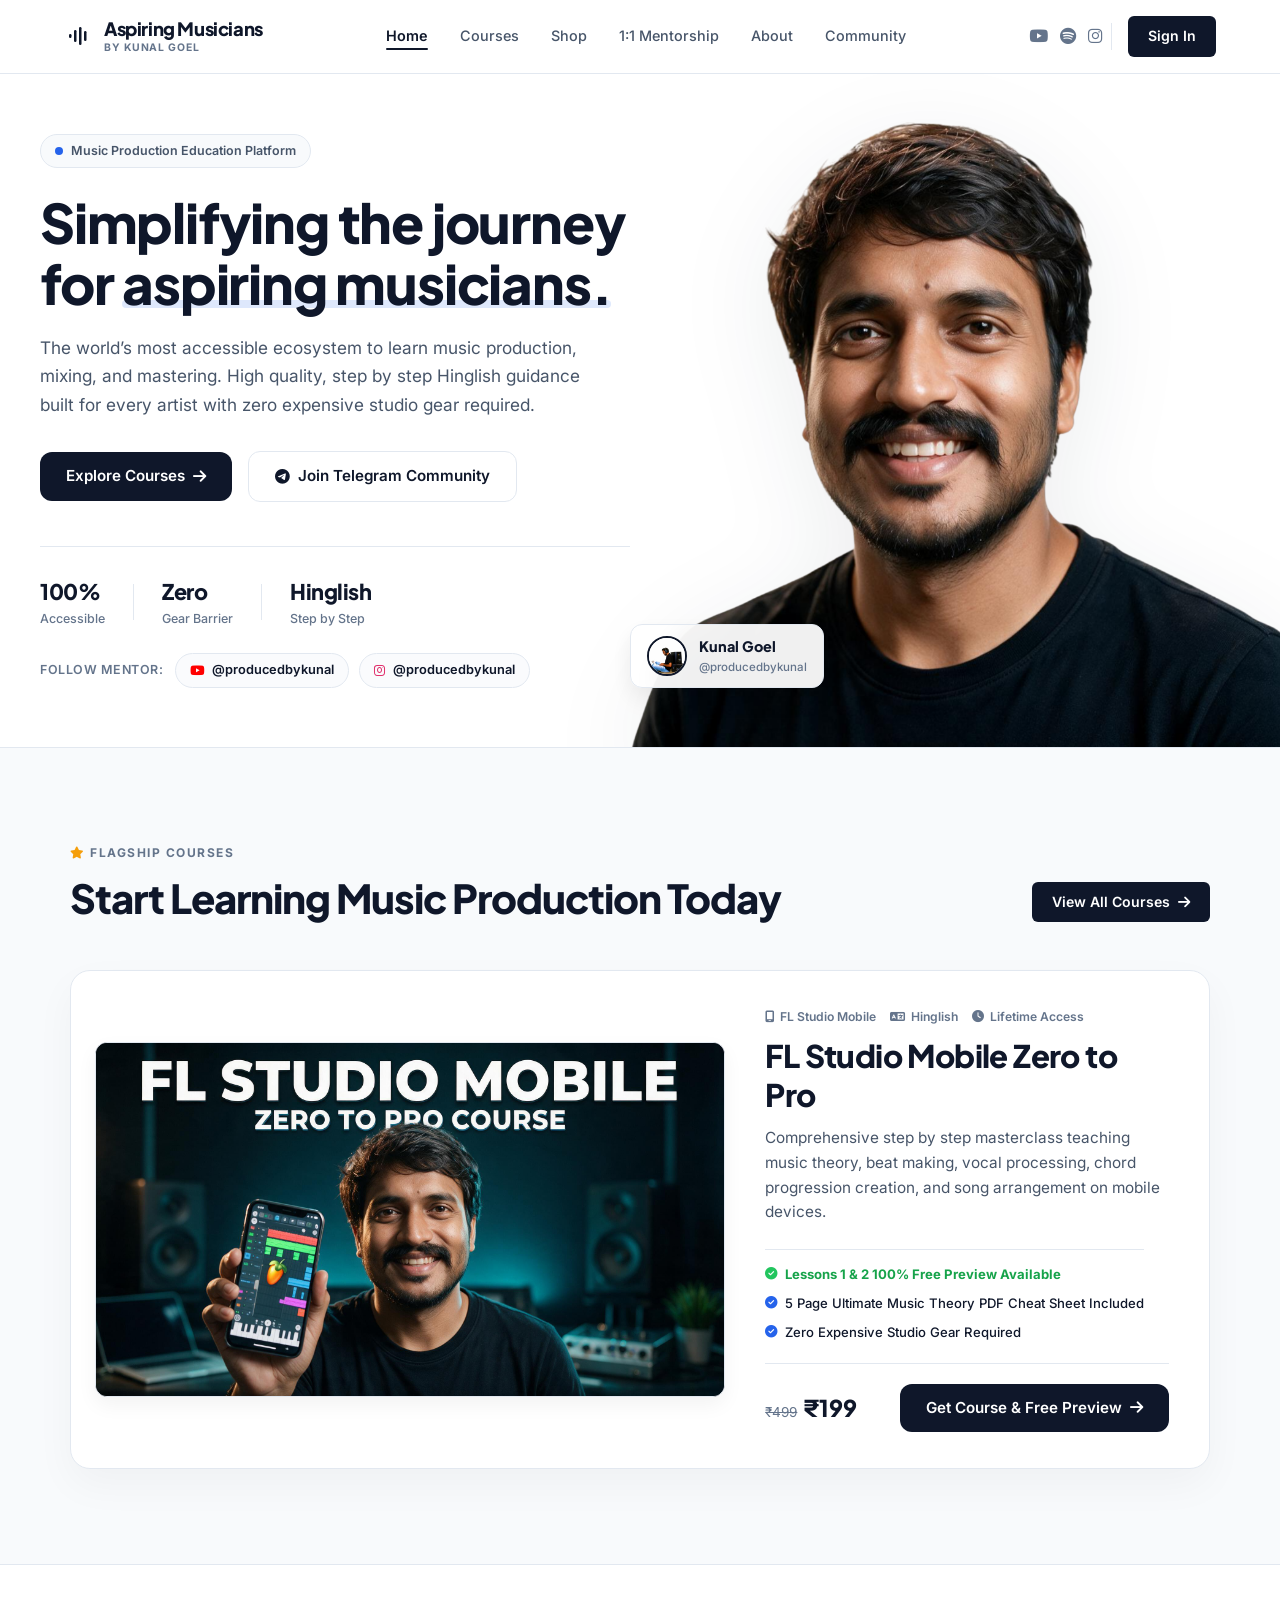
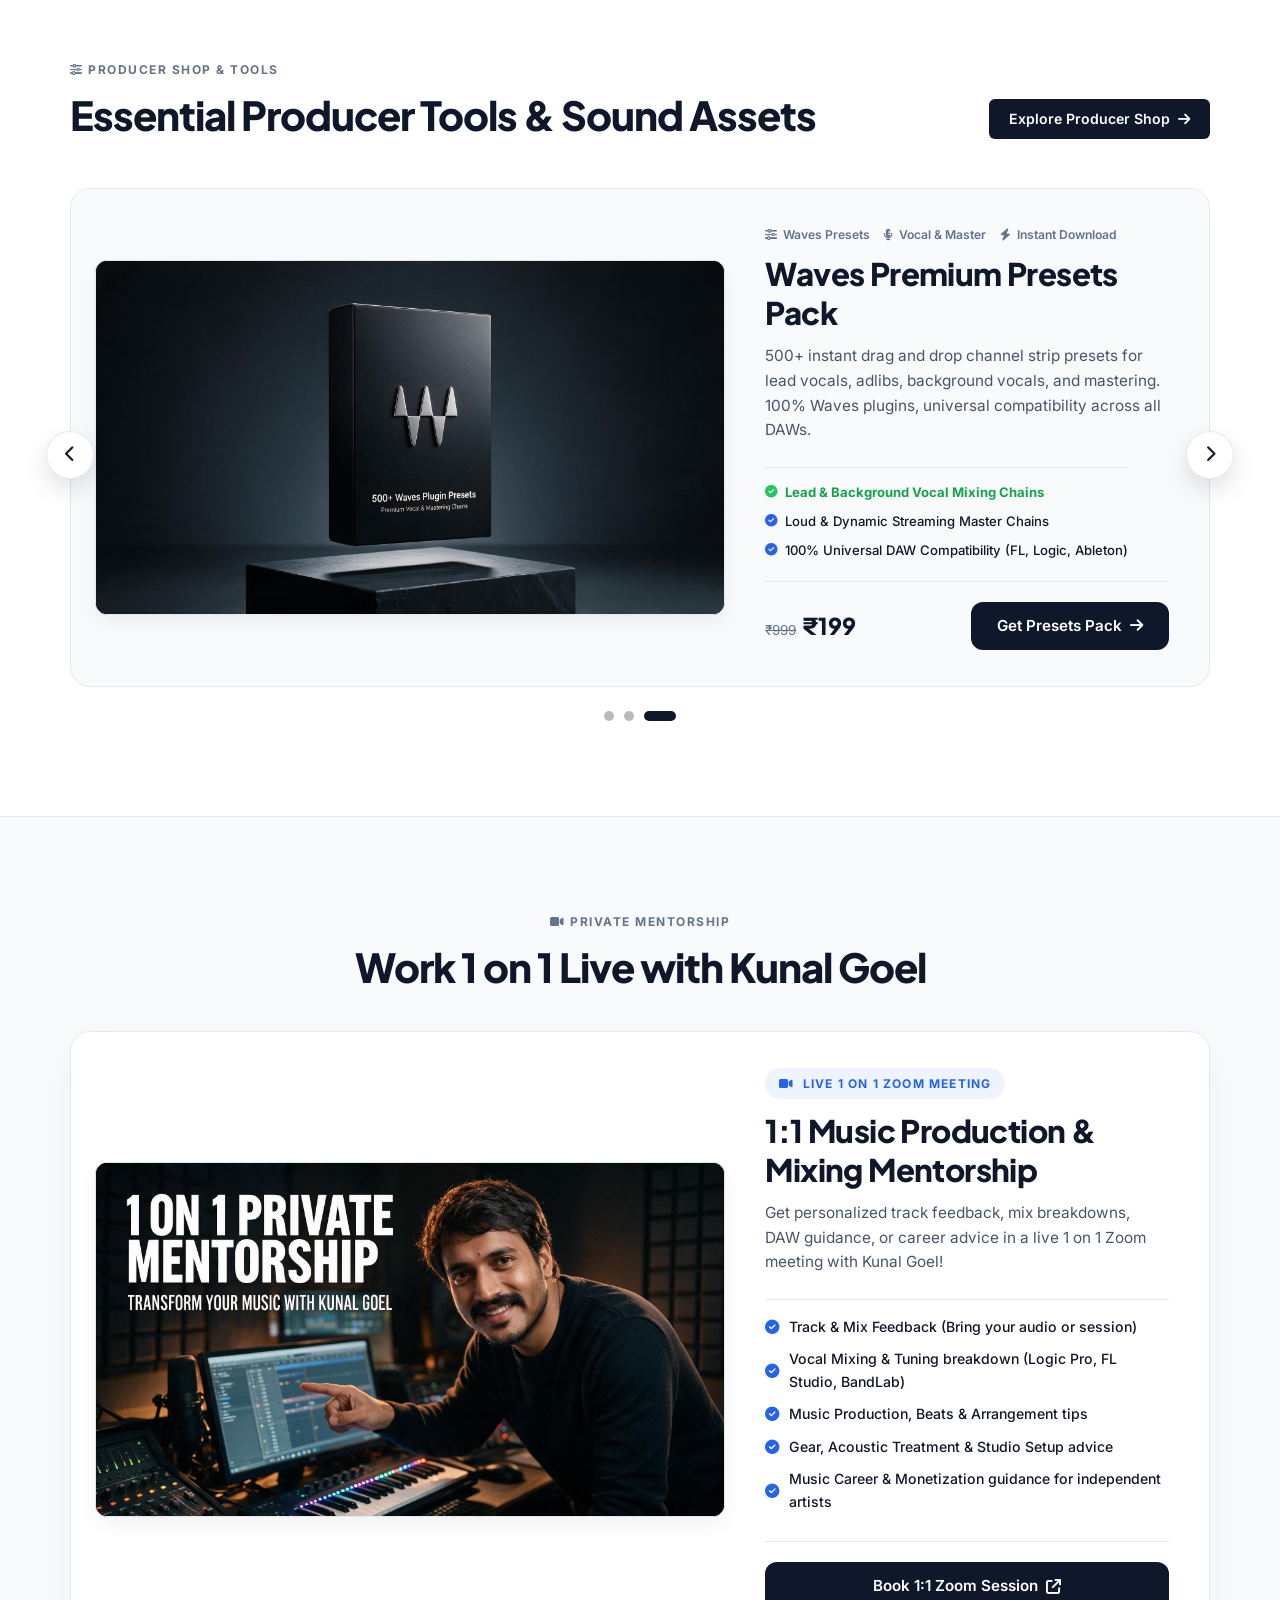
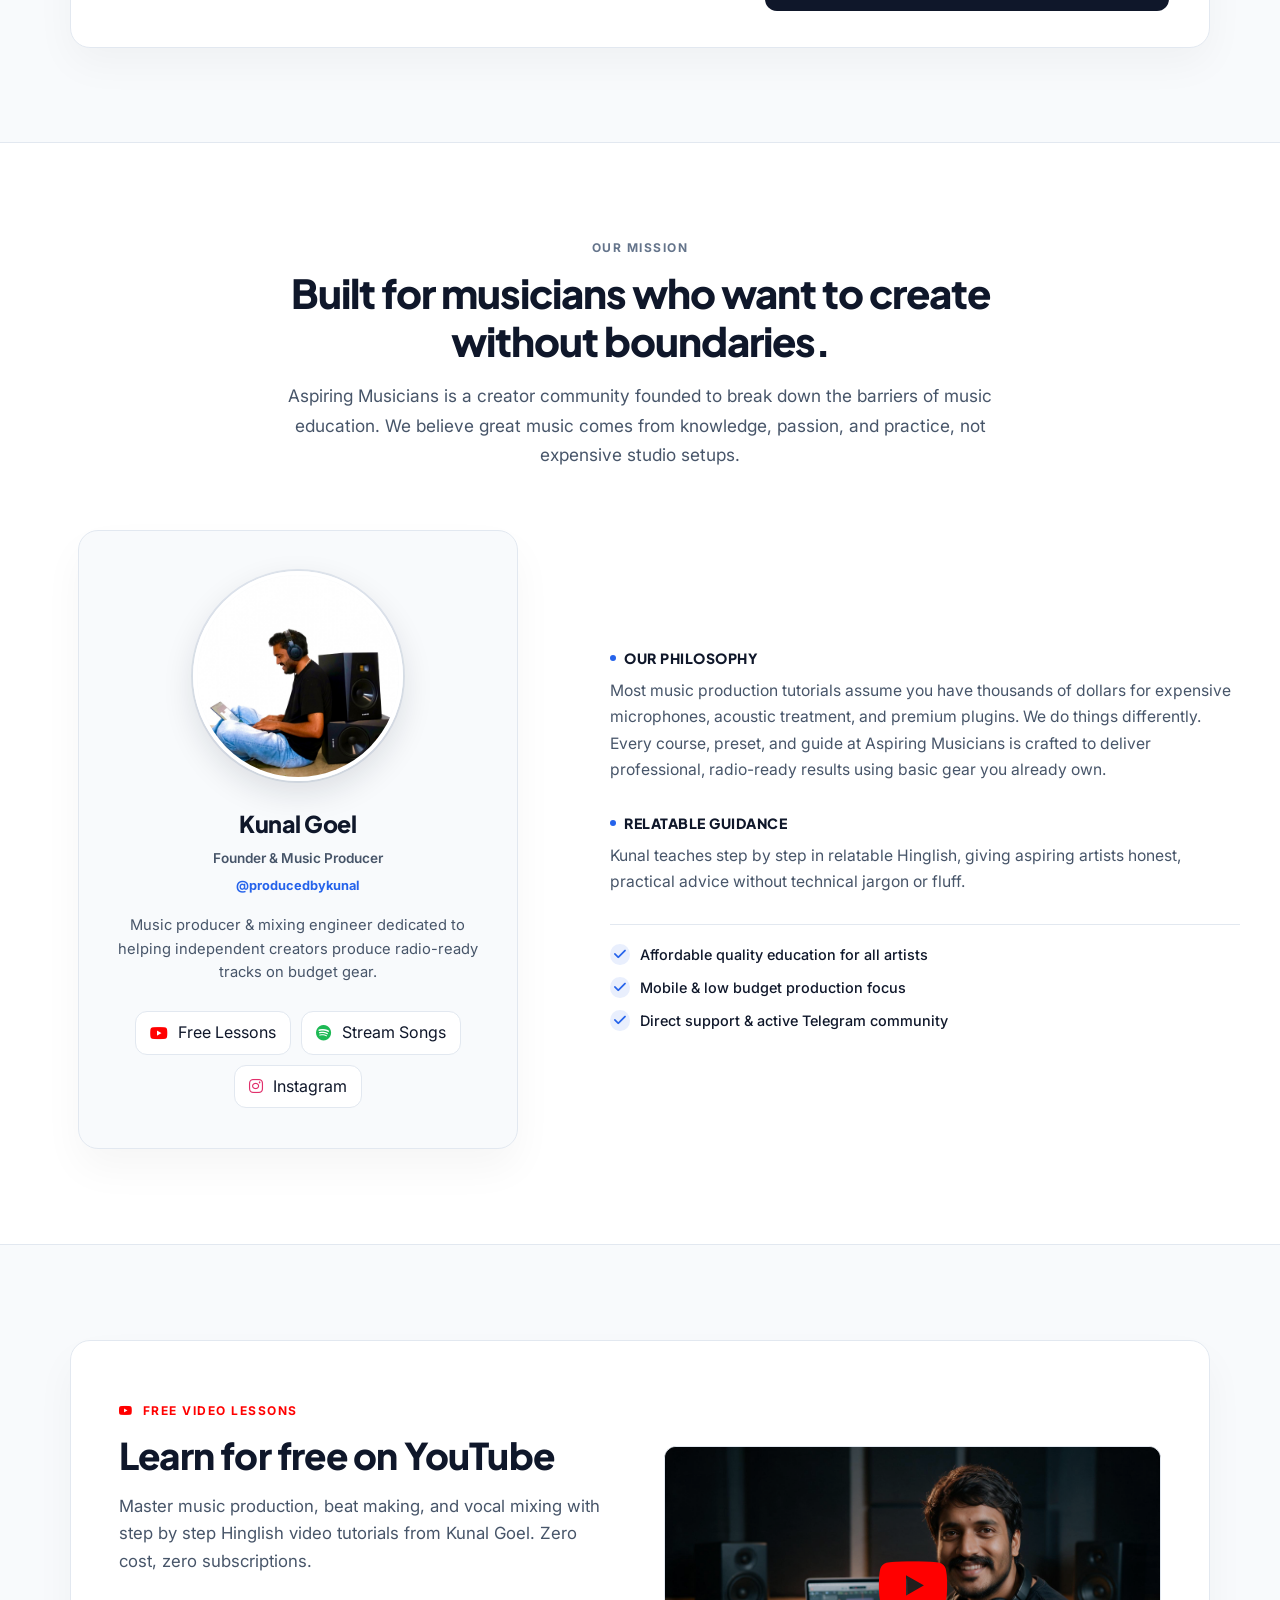
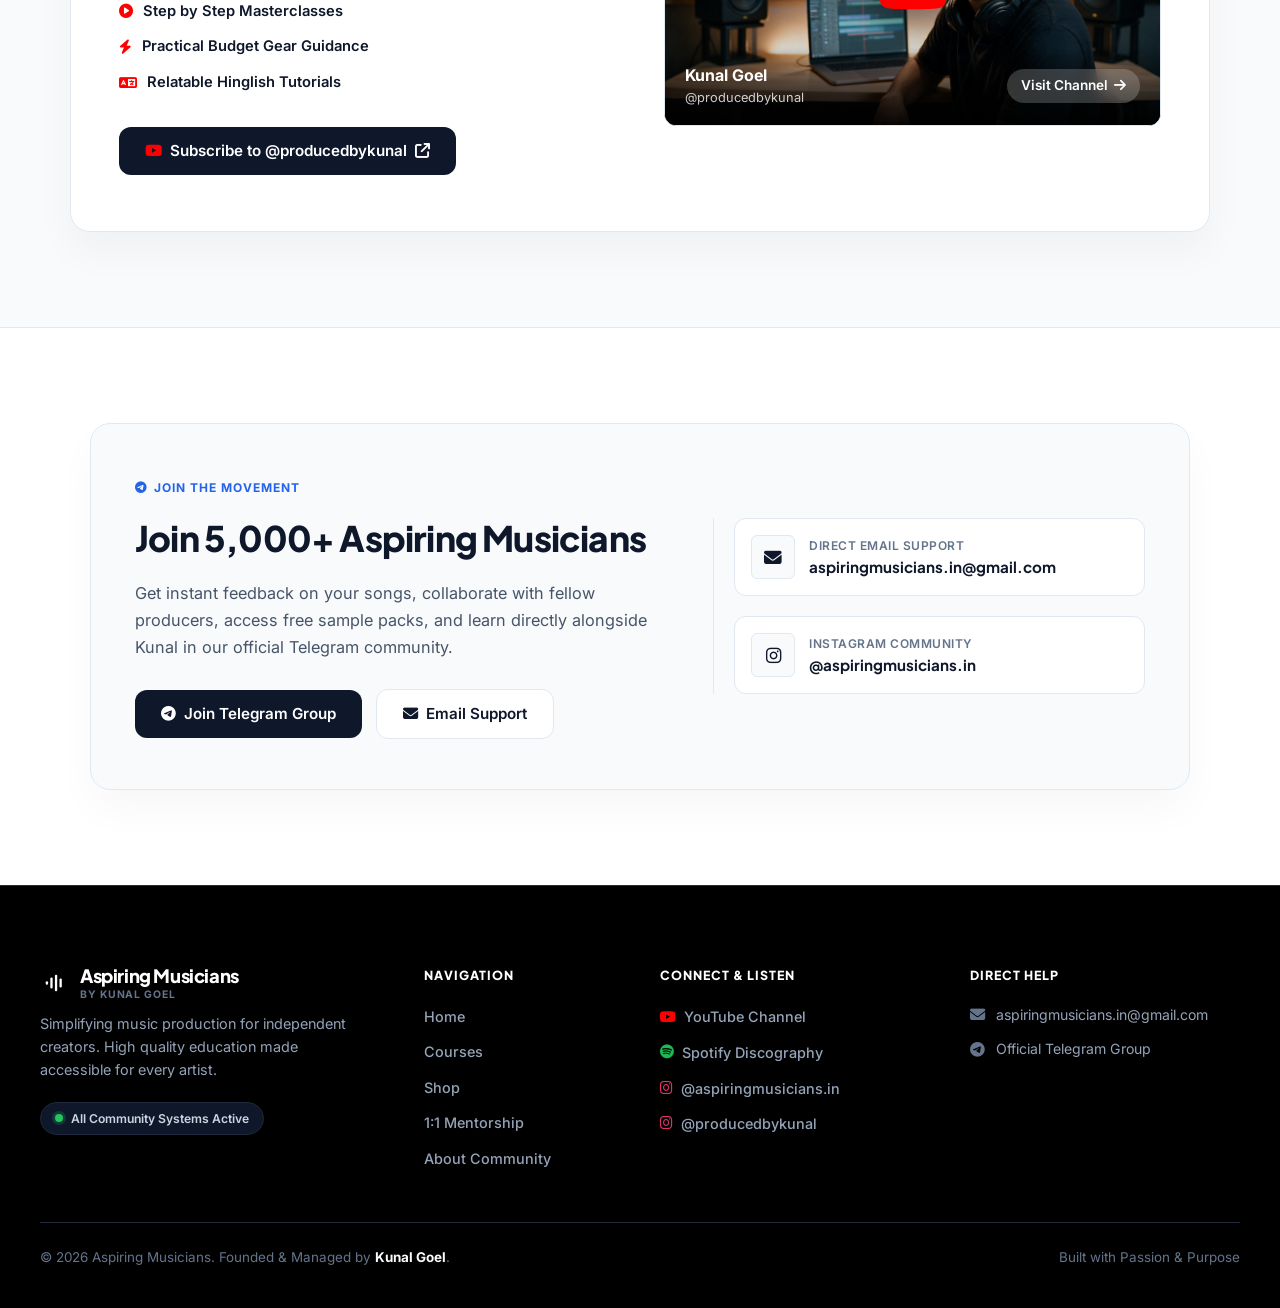
<file: index.html>
<!DOCTYPE html>
<html lang="en">
<head>
    <meta charset="UTF-8">
    <meta name="viewport" content="width=device-width, initial-scale=1.0, maximum-scale=1.0, user-scalable=no">
    <title>Aspiring Musicians - By Kunal Goel</title>
    <meta name="description" content="Official platform for independent musicians, beatmakers, and producers. Master music production in Hinglish with Kunal Goel.">
    
    <!-- Open Graph / Social Link Preview (WhatsApp, Telegram, iMessage, LinkedIn, Facebook) -->
    <meta property="og:type" content="website">
    <meta property="og:url" content="https://aspiringmusicians.in/">
    <meta property="og:title" content="Aspiring Musicians - By Kunal Goel">
    <meta property="og:description" content="World's most accessible ecosystem for musicians. Master music production, vocal mixing, and mastering with Hinglish courses, presets, and mentorship.">
    <meta property="og:image" content="https://aspiringmusicians.in/Assets/OG%20Share%20Banner.jpg?v=3">
    <meta property="og:image:width" content="1200">
    <meta property="og:image:height" content="630">
    <meta property="og:image:alt" content="Aspiring Musicians - By Kunal Goel">

    <!-- Twitter Card Meta Tags -->
    <meta name="twitter:card" content="summary_large_image">
    <meta name="twitter:url" content="https://aspiringmusicians.in/">
    <meta name="twitter:title" content="Aspiring Musicians - By Kunal Goel">
    <meta name="twitter:description" content="World's most accessible ecosystem for musicians. Master music production, vocal mixing, and mastering with Hinglish courses, presets, and mentorship.">
    <meta name="twitter:image" content="https://aspiringmusicians.in/Assets/OG%20Share%20Banner.jpg?v=3">
    
    <!-- Google Fonts: Plus Jakarta Sans & Inter -->
    <link rel="preconnect" href="https://fonts.googleapis.com">
    <link rel="preconnect" href="https://fonts.gstatic.com" crossorigin>
    <link href="https://fonts.googleapis.com/css2?family=Inter:wght@400;500;600;700&family=Plus+Jakarta+Sans:wght@500;600;700;800&display=swap" rel="stylesheet">
    
    <!-- Font Awesome Icons -->
    <link rel="stylesheet" href="https://cdnjs.cloudflare.com/ajax/libs/font-awesome/6.5.1/css/all.min.css">
    
    <!-- Favicon & Brand Icons -->
    <link rel="icon" type="image/x-icon" href="favicon.ico?v=3">
    <link rel="icon" type="image/png" sizes="32x32" href="Assets/favicon-32x32.png?v=3">
    <link rel="icon" type="image/png" sizes="16x16" href="Assets/favicon-16x16.png?v=3">
    <link rel="apple-touch-icon" sizes="180x180" href="Assets/apple-touch-icon.png?v=3">
    
    <!-- Stylesheet -->
    <link rel="stylesheet" href="style.css?v=41">
</head>
<body class="minimal-light">

    <!-- MAIN NAVIGATION HEADER -->
    <header class="navbar-header" id="navbarHeader">
        <div class="navbar-container">
            
            <!-- Logo with Animated Audio Spectrum Soundwave -->
            <a href="/" class="brand-logo" title="Aspiring Musicians Homepage">
                <div class="logo-mark animated-wave">
                    <svg width="24" height="24" viewBox="0 0 24 24" fill="none" xmlns="http://www.w3.org/2000/svg">
                        <rect class="wave-bar bar-1" x="3" y="10" width="2.5" height="4" rx="1.2" fill="#0F172A"/>
                        <rect class="wave-bar bar-2" x="8" y="6" width="2.5" height="12" rx="1.2" fill="#0F172A"/>
                        <rect class="wave-bar bar-3" x="13" y="3" width="2.5" height="18" rx="1.2" fill="#0F172A"/>
                        <rect class="wave-bar bar-4" x="18" y="7" width="2.5" height="10" rx="1.2" fill="#0F172A"/>
                    </svg>
                </div>
                <div class="brand-text-group">
                    <span class="brand-name">Aspiring Musicians</span>
                    <span class="brand-byline">By Kunal Goel</span>
                </div>
            </a>

            <!-- Navigation Links -->
            <nav class="nav-menu">
                <ul class="nav-list">
                    <li class="nav-item"><a href="/" class="nav-link active" data-nav="home">Home</a></li>
                    <li class="nav-item"><a href="/courses.html" class="nav-link" data-nav="featured">Courses</a></li>
                    <li class="nav-item"><a href="/shop.html" class="nav-link" data-nav="shop">Shop</a></li>
                    <li class="nav-item"><a href="https://superprofile.bio/bookings/aspiringmusicians?sessionId=6a6f341c4c5b8300133c3c03" target="_blank" rel="noopener" class="nav-link" data-nav="mentorship">1:1 Mentorship</a></li>
                    <li class="nav-item"><a href="#about" class="nav-link" data-nav="about">About</a></li>
                    <li class="nav-item"><a href="#community" class="nav-link" data-nav="community">Community</a></li>
                </ul>
            </nav>

            <!-- Action Buttons -->
            <div class="header-actions">
                <div class="header-social-row">
                    <a href="https://youtube.com/@producedbykunal" target="_blank" rel="noopener" class="header-social-icon" title="Watch Free Lessons on YouTube"><i class="fa-brands fa-youtube"></i></a>
                    <a href="https://open.spotify.com" target="_blank" rel="noopener" class="header-social-icon" title="Listen on Spotify"><i class="fa-brands fa-spotify"></i></a>
                    <a href="https://www.instagram.com/producedbykunal" target="_blank" rel="noopener" class="header-social-icon" title="Follow @producedbykunal on Instagram"><i class="fa-brands fa-instagram"></i></a>
                </div>

                <a href="https://superprofile.bio/store/aspiringmusicians/signin" target="_blank" rel="noopener" class="btn btn-dark">Sign In</a>

                <!-- Mobile Hamburger Toggle -->
                <button class="mobile-toggle" id="mobileToggle" aria-label="Toggle Menu">
                    <span class="bar"></span>
                    <span class="bar"></span>
                </button>
            </div>

        </div>
    </header>

    <!-- MOBILE DRAWER OVERLAY -->
    <div class="mobile-drawer" id="mobileDrawer">
        <div class="drawer-header">
            <div class="brand-text-group">
                <span class="brand-name">Aspiring Musicians</span>
                <span class="brand-byline">By Kunal Goel</span>
            </div>
            <button class="drawer-close" id="closeDrawer" aria-label="Close Menu"><i class="fa-solid fa-xmark"></i></button>
        </div>
        <div class="drawer-social-top">
            <a href="https://youtube.com/@producedbykunal" target="_blank" rel="noopener" aria-label="YouTube"><i class="fa-brands fa-youtube youtube-red"></i></a>
            <a href="https://open.spotify.com" target="_blank" rel="noopener" aria-label="Spotify"><i class="fa-brands fa-spotify spotify-green"></i></a>
            <a href="https://www.instagram.com/producedbykunal" target="_blank" rel="noopener" aria-label="Instagram"><i class="fa-brands fa-instagram insta-purple"></i></a>
        </div>
        <ul class="drawer-list">
            <li><a href="/" class="drawer-link active">Home</a></li>
            <li><a href="/courses.html" class="drawer-link">Courses</a></li>
            <li><a href="/shop.html" class="drawer-link">Shop</a></li>
            <li><a href="https://superprofile.bio/bookings/aspiringmusicians?sessionId=6a6f341c4c5b8300133c3c03" target="_blank" rel="noopener" class="drawer-link">1:1 Mentorship</a></li>
            <li><a href="#about" class="drawer-link">About</a></li>
            <li><a href="#community" class="drawer-link">Community</a></li>
        </ul>
        <div class="drawer-footer">
            <a href="https://superprofile.bio/store/aspiringmusicians/signin" target="_blank" rel="noopener" class="btn btn-dark w-full">Sign In</a>
        </div>
    </div>

    <!-- SECTION 1: HERO SECTION -->
    <section class="hero-section" id="home">
        <div class="hero-container">
            
            <!-- Left Hero Column: Text & CTAs -->
            <div class="hero-content reveal-on-scroll">
                <div class="hero-pill-badge">
                    <span class="pulse-dot"></span>
                    <span>Music Production Education Platform</span>
                </div>
                
                <h1 class="hero-title">
                    Simplifying the journey for <span class="highlight-text">aspiring musicians.</span>
                </h1>

                <p class="hero-subtitle">
                    The world’s most accessible ecosystem to learn music production, mixing, and mastering. High quality, step by step Hinglish guidance built for every artist with zero expensive studio gear required.
                </p>

                <div class="hero-actions">
                    <a href="/courses.html" class="btn btn-dark btn-lg btn-glow">
                        <span>Explore Courses</span>
                        <i class="fa-solid fa-arrow-right"></i>
                    </a>
                    <a href="https://t.me/+zEgSM4P5UtwzZGJl" target="_blank" rel="noopener" class="btn btn-outline btn-lg">
                        <i class="fa-brands fa-telegram"></i>
                        <span>Join Telegram Community</span>
                    </a>
                </div>

                <!-- Live Ecosystem Stats -->
                <div class="hero-stats">
                    <div class="stat-item">
                        <span class="stat-number">100%</span>
                        <span class="stat-label">Accessible</span>
                    </div>
                    <div class="stat-divider"></div>
                    <div class="stat-item">
                        <span class="stat-number">Zero</span>
                        <span class="stat-label">Gear Barrier</span>
                    </div>
                    <div class="stat-divider"></div>
                    <div class="stat-item">
                        <span class="stat-number">Hinglish</span>
                        <span class="stat-label">Step by Step</span>
                    </div>
                </div>

                <!-- Quick Social Handles Bar -->
                <div class="hero-social-bar">
                    <span class="social-bar-label">Follow Mentor:</span>
                    <div class="social-chips-group">
                        <a href="https://youtube.com/@producedbykunal" target="_blank" rel="noopener" class="social-chip">
                            <i class="fa-brands fa-youtube youtube-red"></i>
                            <span>@producedbykunal</span>
                        </a>
                        <a href="https://www.instagram.com/producedbykunal" target="_blank" rel="noopener" class="social-chip">
                            <i class="fa-brands fa-instagram insta-purple"></i>
                            <span>@producedbykunal</span>
                        </a>
                    </div>
                </div>
            </div>

            <!-- Right Hero Visual Column: Kunal Studio Portrait Cutout -->
            <div class="hero-visual reveal-on-scroll reveal-delay-1">
                <div class="hero-character-cutout-container">
                    <img src="Assets/Kunal New Cutout.png" alt="Kunal Goel - Music Producer & Mentor" class="hero-character-img">

                    <!-- Floating Glassmorphism Mentor Badge Box -->
                    <a href="https://www.instagram.com/producedbykunal" target="_blank" rel="noopener" class="hero-cutout-badge">
                        <div class="badge-avatar">
                            <img src="Assets/Kunal Studio Laptop Speakers.jpg" alt="Kunal Goel - Music Producer & Mentor">
                        </div>
                        <div class="badge-text">
                            <span class="badge-name">Kunal Goel</span>
                            <span class="badge-role">@producedbykunal</span>
                        </div>
                    </a>
                </div>
            </div>

        </div>
    </section>

    <!-- SECTION 2: FLAGSHIP COURSES SHOWCASE -->
    <section class="featured-course-section" id="featured">
        <div class="featured-course-container">
            <div class="featured-course-header-row reveal-on-scroll">
                <div class="header-text-group">
                    <span class="section-tag-minimal"><i class="fa-solid fa-star text-gold"></i> FLAGSHIP COURSES</span>
                    <h2 class="section-title-minimal">Start Learning Music Production Today</h2>
                </div>
                <a href="/courses.html" class="btn btn-dark">
                    <span>View All Courses</span>
                    <i class="fa-solid fa-arrow-right"></i>
                </a>
            </div>

            <!-- Full Widescreen 2-Column Split Card (1140px, Zero Side Space) -->
            <div class="split-feature-card reveal-on-scroll reveal-delay-1">
                
                <!-- Left Column: Framed 16:9 Cover Image -->
                <div class="split-card-media-wrapper">
                    <div class="split-card-media">
                        <img src="Assets/FL Studio Mobile Zero to Pro Course Cover.jpg" alt="FL Studio Mobile Zero to Pro Masterclass" class="split-media-img">
                    </div>
                </div>

                <!-- Right Column: Course Details & Action -->
                <div class="split-card-content">
                    <div class="course-meta-row">
                        <span class="meta-tag"><i class="fa-solid fa-mobile-screen"></i> FL Studio Mobile</span>
                        <span class="meta-tag"><i class="fa-solid fa-language"></i> Hinglish</span>
                        <span class="meta-tag"><i class="fa-solid fa-clock"></i> Lifetime Access</span>
                    </div>

                    <h3 class="split-card-title">FL Studio Mobile Zero to Pro</h3>
                    <p class="split-card-desc">
                        Comprehensive step by step masterclass teaching music theory, beat making, vocal processing, chord progression creation, and song arrangement on mobile devices.
                    </p>

                    <div class="course-features-list">
                        <div class="feature-item highlight-feature"><i class="fa-solid fa-circle-check"></i> <span>Lessons 1 & 2 100% Free Preview Available</span></div>
                        <div class="feature-item"><i class="fa-solid fa-circle-check"></i> <span>5 Page Ultimate Music Theory PDF Cheat Sheet Included</span></div>
                        <div class="feature-item"><i class="fa-solid fa-circle-check"></i> <span>Zero Expensive Studio Gear Required</span></div>
                    </div>

                    <div class="split-card-footer">
                        <div class="price-group">
                            <span class="original-price">₹499</span>
                            <span class="current-price">₹199</span>
                        </div>
                        <a href="https://superprofile.bio/course/flstudiomobilezerotopro" target="_blank" rel="noopener" class="btn btn-dark btn-lg">
                            <span>Get Course & Free Preview</span>
                            <i class="fa-solid fa-arrow-right"></i>
                        </a>
                    </div>
                </div>

            </div>
        </div>
    </section>

    <!-- SECTION 2.5: FEATURED PRODUCER PACK SHOWCASE -->
    <section class="featured-course-section" id="presets-pack" style="background-color: var(--bg-main); border-top: none; border-bottom: none;">
        <div class="featured-course-container">
            <div class="featured-course-header-row reveal-on-scroll">
                <div class="header-text-group">
                    <span class="section-tag-minimal"><i class="fa-solid fa-sliders"></i> PRODUCER SHOP & TOOLS</span>
                    <h2 class="section-title-minimal">Essential Producer Tools & Sound Assets</h2>
                </div>
                <a href="/shop.html" class="btn btn-dark">
                    <span>Explore Producer Shop</span>
                    <i class="fa-solid fa-arrow-right"></i>
                </a>
            </div>

            <!-- PRODUCER PACKS INTERACTIVE CAROUSEL -->
            <div class="producer-carousel-wrapper reveal-on-scroll" id="producerCarouselWrapper">
                
                <!-- Left & Right Arrow Navigation Controls -->
                <button type="button" class="carousel-arrow carousel-arrow-left" id="carouselPrevBtn" aria-label="Previous Slide">
                    <i class="fa-solid fa-chevron-left"></i>
                </button>
                <button type="button" class="carousel-arrow carousel-arrow-right" id="carouselNextBtn" aria-label="Next Slide">
                    <i class="fa-solid fa-chevron-right"></i>
                </button>

                <!-- Track Container -->
                <div class="producer-carousel-track-container" id="carouselTrackContainer">
                    <div class="producer-carousel-track" id="producerCarouselTrack">
                        
                        <!-- Slide 1: FL Studio Premium Presets Pack -->
                        <div class="carousel-slide" data-slide-index="0">
                            <div class="split-feature-card">
                                
                                <!-- Left Column: Framed 16:9 Cover Image -->
                                <div class="split-card-media-wrapper">
                                    <div class="split-card-media">
                                        <img src="Assets/FL Studio Premium Presets Pack Cover.jpg?v=2" alt="FL Studio Premium Presets Pack (500+ Stock Plugins Presets)" class="split-media-img">
                                    </div>
                                </div>

                                <!-- Right Column: Product Details & Action -->
                                <div class="split-card-content">
                                    <div class="course-meta-row">
                                        <span class="meta-tag"><i class="fa-solid fa-sliders"></i> FL Studio</span>
                                        <span class="meta-tag"><i class="fa-solid fa-microphone-lines"></i> Vocal & Master</span>
                                        <span class="meta-tag"><i class="fa-solid fa-bolt"></i> Instant Download</span>
                                    </div>

                                    <h3 class="split-card-title">FL Studio Premium Presets Pack</h3>
                                    <p class="split-card-desc">
                                        500+ instant drag and drop channel strip presets for lead vocals, adlibs, background vocals, and mastering. 100% stock plugins only, zero expensive third party VSTs required.
                                    </p>

                                    <div class="course-features-list">
                                        <div class="feature-item highlight-feature"><i class="fa-solid fa-circle-check"></i> <span>Lead & Background Vocal Mixing Chains</span></div>
                                        <div class="feature-item"><i class="fa-solid fa-circle-check"></i> <span>Loud & Dynamic Streaming Master Chains</span></div>
                                        <div class="feature-item"><i class="fa-solid fa-circle-check"></i> <span>100% Stock FL Studio Plugins Only</span></div>
                                    </div>

                                    <div class="split-card-footer">
                                        <div class="price-group">
                                            <span class="original-price">₹999</span>
                                            <span class="current-price">₹199</span>
                                        </div>
                                        <a href="https://superprofile.bio/vp/flstudiopremiumpresetspack" target="_blank" rel="noopener" class="btn btn-dark btn-lg">
                                            <span>Get Presets Pack</span>
                                            <i class="fa-solid fa-arrow-right"></i>
                                        </a>
                                    </div>
                                </div>

                            </div>
                        </div>

                        <!-- Slide 2: Logic Pro Premium Presets Pack -->
                        <div class="carousel-slide" data-slide-index="1">
                            <div class="split-feature-card">
                                
                                <!-- Left Column: Framed 16:9 Cover Image -->
                                <div class="split-card-media-wrapper">
                                    <div class="split-card-media">
                                        <img src="Assets/Logic Pro Premium Presets Pack Cover.jpg?v=3" alt="Logic Pro Premium Presets Pack (1500+ Stock Plugins Presets)" class="split-media-img">
                                    </div>
                                </div>

                                <!-- Right Column: Product Details & Action -->
                                <div class="split-card-content">
                                    <div class="course-meta-row">
                                        <span class="meta-tag"><i class="fa-solid fa-sliders"></i> Logic Pro</span>
                                        <span class="meta-tag"><i class="fa-solid fa-microphone-lines"></i> Vocal & Master</span>
                                        <span class="meta-tag"><i class="fa-solid fa-bolt"></i> Instant Download</span>
                                    </div>

                                    <h3 class="split-card-title">Logic Pro Premium Presets Pack</h3>
                                    <p class="split-card-desc">
                                        1500+ instant drag and drop channel strip presets for lead vocals, adlibs, background vocals, and mastering. 100% stock plugins only, zero expensive third party VSTs required.
                                    </p>

                                    <div class="course-features-list">
                                        <div class="feature-item highlight-feature"><i class="fa-solid fa-circle-check"></i> <span>Lead & Background Vocal Mixing Chains</span></div>
                                        <div class="feature-item"><i class="fa-solid fa-circle-check"></i> <span>Loud & Dynamic Streaming Master Chains</span></div>
                                        <div class="feature-item"><i class="fa-solid fa-circle-check"></i> <span>100% Stock Logic Pro Plugins Only</span></div>
                                    </div>

                                    <div class="split-card-footer">
                                        <div class="price-group">
                                            <span class="original-price">₹999</span>
                                            <span class="current-price">₹199</span>
                                        </div>
                                        <a href="https://superprofile.bio/vp/logicpropremiumpresetspack" target="_blank" rel="noopener" class="btn btn-dark btn-lg">
                                            <span>Get Presets Pack</span>
                                            <i class="fa-solid fa-arrow-right"></i>
                                        </a>
                                    </div>
                                </div>

                            </div>
                        </div>

                        <!-- Slide 3: Waves Premium Presets Pack -->
                        <div class="carousel-slide" data-slide-index="2">
                            <div class="split-feature-card">
                                
                                <!-- Left Column: Framed 16:9 Cover Image -->
                                <div class="split-card-media-wrapper">
                                    <div class="split-card-media">
                                        <img src="Assets/Waves Premium Presets Pack Cover.jpg?v=2" alt="Waves Premium Presets Pack (500+ Waves Plugins Presets)" class="split-media-img">
                                    </div>
                                </div>

                                <!-- Right Column: Product Details & Action -->
                                <div class="split-card-content">
                                    <div class="course-meta-row">
                                        <span class="meta-tag"><i class="fa-solid fa-sliders"></i> Waves Presets</span>
                                        <span class="meta-tag"><i class="fa-solid fa-microphone-lines"></i> Vocal & Master</span>
                                        <span class="meta-tag"><i class="fa-solid fa-bolt"></i> Instant Download</span>
                                    </div>

                                    <h3 class="split-card-title">Waves Premium Presets Pack</h3>
                                    <p class="split-card-desc">
                                        500+ instant drag and drop channel strip presets for lead vocals, adlibs, background vocals, and mastering. 100% Waves plugins, universal compatibility across all DAWs.
                                    </p>

                                    <div class="course-features-list">
                                        <div class="feature-item highlight-feature"><i class="fa-solid fa-circle-check"></i> <span>Lead & Background Vocal Mixing Chains</span></div>
                                        <div class="feature-item"><i class="fa-solid fa-circle-check"></i> <span>Loud & Dynamic Streaming Master Chains</span></div>
                                        <div class="feature-item"><i class="fa-solid fa-circle-check"></i> <span>100% Universal DAW Compatibility (FL, Logic, Ableton)</span></div>
                                    </div>

                                    <div class="split-card-footer">
                                        <div class="price-group">
                                            <span class="original-price">₹999</span>
                                            <span class="current-price">₹199</span>
                                        </div>
                                        <a href="https://superprofile.bio/vp/wavespremiumpresetspack" target="_blank" rel="noopener" class="btn btn-dark btn-lg">
                                            <span>Get Presets Pack</span>
                                            <i class="fa-solid fa-arrow-right"></i>
                                        </a>
                                    </div>
                                </div>

                            </div>
                        </div>

                    </div>
                </div>

                <!-- Carousel Dots Navigation -->
                <div class="carousel-dots-wrapper" id="carouselDotsWrapper"></div>

            </div>
        </div>
    </section>

    <!-- SECTION 3: DEDICATED 1:1 MENTORSHIP SHOWCASE -->
    <section class="mentorship-section-home" id="mentorship">
        <div class="mentorship-container-home">
            
            <div class="mentorship-section-header reveal-on-scroll">
                <span class="section-tag-minimal"><i class="fa-solid fa-video"></i> PRIVATE MENTORSHIP</span>
                <h2 class="section-title-minimal">Work 1 on 1 Live with Kunal Goel</h2>
            </div>

            <!-- Full Widescreen 2-Column Split Card (1140px, Zero Side Space) -->
            <div class="split-feature-card reveal-on-scroll reveal-delay-1">
                
                <!-- Left Column: Framed 16:9 Mentorship Cover Image -->
                <div class="split-card-media-wrapper">
                    <div class="split-card-media">
                        <img src="Assets/Kunal Mentorship Session Cover.jpg" alt="1:1 Music Production & Mixing Mentorship with Kunal Goel" class="split-media-img">
                    </div>
                </div>

                <!-- Right Column: Mentorship Details & Action -->
                <div class="split-card-content">
                    <div class="mentorship-meta-row">
                        <span class="mentorship-badge"><i class="fa-solid fa-video"></i> LIVE 1 ON 1 ZOOM MEETING</span>
                    </div>

                    <h3 class="split-card-title">1:1 Music Production & Mixing Mentorship</h3>
                    <p class="split-card-desc">
                        Get personalized track feedback, mix breakdowns, DAW guidance, or career advice in a live 1 on 1 Zoom meeting with Kunal Goel!
                    </p>

                    <div class="mentorship-bullets-list">
                        <div class="m-bullet-item"><i class="fa-solid fa-circle-check"></i> <span>Track & Mix Feedback (Bring your audio or session)</span></div>
                        <div class="m-bullet-item"><i class="fa-solid fa-circle-check"></i> <span>Vocal Mixing & Tuning breakdown (Logic Pro, FL Studio, BandLab)</span></div>
                        <div class="m-bullet-item"><i class="fa-solid fa-circle-check"></i> <span>Music Production, Beats & Arrangement tips</span></div>
                        <div class="m-bullet-item"><i class="fa-solid fa-circle-check"></i> <span>Gear, Acoustic Treatment & Studio Setup advice</span></div>
                        <div class="m-bullet-item"><i class="fa-solid fa-circle-check"></i> <span>Music Career & Monetization guidance for independent artists</span></div>
                    </div>

                    <div class="split-card-footer">
                        <a href="https://superprofile.bio/bookings/aspiringmusicians?sessionId=6a6f341c4c5b8300133c3c03" target="_blank" rel="noopener" class="btn btn-dark btn-lg btn-glow w-full">
                            <span>Book 1:1 Zoom Session</span>
                            <i class="fa-solid fa-arrow-up-right-from-square"></i>
                        </a>
                    </div>
                </div>

            </div>

        </div>
    </section>

    <!-- SECTION 4: ABOUT & MENTOR PROFILE SECTION -->
    <section class="about-section-minimal" id="about">
        <div class="about-container-minimal">
            
            <!-- Section Header -->
            <div class="about-header-minimal reveal-on-scroll">
                <span class="section-tag-minimal">OUR MISSION</span>
                <h2 class="section-title-minimal">Built for musicians who want to create without boundaries.</h2>
                <p class="section-desc-minimal">
                    Aspiring Musicians is a creator community founded to break down the barriers of music education. 
                    We believe great music comes from knowledge, passion, and practice, not expensive studio setups.
                </p>
            </div>

            <!-- 2-Column Split Layout: Circular Profile Card (Left) & Philosophy/Values (Right) -->
            <div class="about-grid-minimal">
                
                <!-- Left: Circular Mentor Profile Card -->
                <div class="about-visual-frame reveal-on-scroll reveal-delay-1">
                    <div class="mentor-profile-card">
                        
                        <!-- Circular Image Wrapper -->
                        <div class="profile-circle-avatar">
                            <img src="Assets/Kunal Studio Laptop Speakers.jpg" alt="Kunal Goel - Music Producer & Mentor" class="profile-circle-img">
                        </div>

                        <!-- Mentor Information Below Circle -->
                        <div class="profile-info-group">
                            <h3 class="profile-name">Kunal Goel</h3>
                            <span class="profile-title">Founder & Music Producer</span>
                            <a href="https://www.instagram.com/producedbykunal" target="_blank" rel="noopener" class="profile-handle">@producedbykunal</a>
                            
                            <p class="profile-bio-snippet">
                                Music producer & mixing engineer dedicated to helping independent creators produce radio-ready tracks on budget gear.
                            </p>

                            <!-- Social Ecosystem Quick Chips -->
                            <div class="profile-social-pills">
                                <a href="https://youtube.com/@producedbykunal" target="_blank" rel="noopener" class="eco-chip" title="YouTube">
                                    <i class="fa-brands fa-youtube youtube-red"></i>
                                    <span>Free Lessons</span>
                                </a>
                                <a href="https://open.spotify.com" target="_blank" rel="noopener" class="eco-chip" title="Spotify">
                                    <i class="fa-brands fa-spotify spotify-green"></i>
                                    <span>Stream Songs</span>
                                </a>
                                <a href="https://www.instagram.com/producedbykunal" target="_blank" rel="noopener" class="eco-chip" title="Instagram">
                                    <i class="fa-brands fa-instagram insta-purple"></i>
                                    <span>Instagram</span>
                                </a>
                            </div>
                        </div>

                    </div>
                </div>

                <!-- Right Content: Philosophy & Core Values -->
                <div class="about-details-minimal reveal-on-scroll reveal-delay-2">
                    
                    <!-- Story Block 1: Our Philosophy -->
                    <div class="minimal-story-block">
                        <div class="block-label">
                            <span class="block-dot"></span>
                            <span>Our Philosophy</span>
                        </div>
                        <p class="block-text">
                            Most music production tutorials assume you have thousands of dollars for expensive microphones, acoustic treatment, and premium plugins. 
                            We do things differently. Every course, preset, and guide at Aspiring Musicians is crafted to deliver professional, radio-ready results using basic gear you already own.
                        </p>
                    </div>

                    <!-- Story Block 2: Relatable Guidance -->
                    <div class="minimal-story-block">
                        <div class="block-label">
                            <span class="block-dot"></span>
                            <span>Relatable Guidance</span>
                        </div>
                        <p class="block-text">
                            Kunal teaches step by step in relatable Hinglish, giving aspiring artists honest, practical advice without technical jargon or fluff.
                        </p>
                    </div>

                    <!-- Minimalist Value Check Bullets -->
                    <div class="minimal-value-list">
                        <div class="value-chip">
                            <i class="fa-solid fa-check"></i>
                            <span>Affordable quality education for all artists</span>
                        </div>
                        <div class="value-chip">
                            <i class="fa-solid fa-check"></i>
                            <span>Mobile & low budget production focus</span>
                        </div>
                        <div class="value-chip">
                            <i class="fa-solid fa-check"></i>
                            <span>Direct support & active Telegram community</span>
                        </div>
                    </div>

                </div>

            </div>

    </section>

    <!-- SECTION 5.5: LEARN FOR FREE ON YOUTUBE SHOWCASE -->
    <section class="youtube-showcase-section" id="youtube-free">
        <div class="youtube-showcase-container">
            <div class="youtube-card reveal-on-scroll">
                <div class="youtube-card-content">
                    <span class="youtube-tag"><i class="fa-brands fa-youtube youtube-red"></i> FREE VIDEO LESSONS</span>
                    <h2 class="youtube-title">Learn for free on YouTube</h2>
                    <p class="youtube-desc">
                        Master music production, beat making, and vocal mixing with step by step Hinglish video tutorials from Kunal Goel. Zero cost, zero subscriptions.
                    </p>
                    
                    <div class="youtube-badges-row">
                        <div class="yt-badge-chip">
                            <i class="fa-solid fa-circle-play"></i>
                            <span>Step by Step Masterclasses</span>
                        </div>
                        <div class="yt-badge-chip">
                            <i class="fa-solid fa-bolt"></i>
                            <span>Practical Budget Gear Guidance</span>
                        </div>
                        <div class="yt-badge-chip">
                            <i class="fa-solid fa-language"></i>
                            <span>Relatable Hinglish Tutorials</span>
                        </div>
                    </div>

                    <div class="youtube-actions">
                        <a href="https://youtube.com/@producedbykunal" target="_blank" rel="noopener" class="btn btn-dark btn-lg btn-glow">
                            <i class="fa-brands fa-youtube youtube-red"></i>
                            <span>Subscribe to @producedbykunal</span>
                            <i class="fa-solid fa-arrow-up-right-from-square"></i>
                        </a>
                    </div>
                </div>

                <div class="youtube-media-frame">
                    <a href="https://youtube.com/@producedbykunal" target="_blank" rel="noopener" class="youtube-banner-link" title="Watch Free Lessons on YouTube">
                        <div class="youtube-preview-box">
                            <div class="yt-play-button-overlay">
                                <i class="fa-brands fa-youtube"></i>
                            </div>
                            <img src="Assets/YouTube Section Cover.jpg" alt="Learn Music Production for Free on YouTube with Kunal Goel" class="youtube-preview-img">
                            <div class="youtube-channel-bar">
                                <div class="channel-info">
                                    <span class="channel-name">Kunal Goel</span>
                                    <span class="channel-handle">@producedbykunal</span>
                                </div>
                                <span class="visit-btn">Visit Channel <i class="fa-solid fa-arrow-right"></i></span>
                            </div>
                        </div>
                    </a>
                </div>
            </div>
        </div>
    </section>

    <!-- SECTION 6: COMMUNITY SECTION (DEDICATED TELEGRAM SECTION) -->
    <section class="community-section" id="community">
        <div class="community-container">
            
            <div class="community-card reveal-on-scroll">
                <div class="community-content">
                    <span class="community-tag"><i class="fa-brands fa-telegram"></i> JOIN THE MOVEMENT</span>
                    <h2>Join 5,000+ Aspiring Musicians</h2>
                    <p>
                        Get instant feedback on your songs, collaborate with fellow producers, access free sample packs, 
                        and learn directly alongside Kunal in our official Telegram community.
                    </p>

                    <div class="community-actions">
                        <a href="https://t.me/+zEgSM4P5UtwzZGJl" target="_blank" rel="noopener" class="btn btn-dark btn-lg">
                            <i class="fa-brands fa-telegram"></i>
                            <span>Join Telegram Group</span>
                        </a>
                        <a href="mailto:aspiringmusicians.in@gmail.com" class="btn btn-outline btn-lg">
                            <i class="fa-solid fa-envelope"></i>
                            <span>Email Support</span>
                        </a>
                    </div>
                </div>

                <div class="community-contact-info">
                    <a href="mailto:aspiringmusicians.in@gmail.com" class="contact-box">
                        <div class="contact-icon"><i class="fa-solid fa-envelope"></i></div>
                        <div class="contact-details">
                            <span class="contact-label">Direct Email Support</span>
                            <span class="contact-val">aspiringmusicians.in@gmail.com</span>
                        </div>
                    </a>

                    <a href="https://www.instagram.com/aspiringmusicians.in" target="_blank" rel="noopener" class="contact-box">
                        <div class="contact-icon"><i class="fa-brands fa-instagram"></i></div>
                        <div class="contact-details">
                            <span class="contact-label">Instagram Community</span>
                            <span class="contact-val">@aspiringmusicians.in</span>
                        </div>
                    </a>
                </div>
            </div>

        </div>
    </section>

    <!-- SECTION 7: REDESIGNED HIGH END MINIMALIST FOOTER -->
    <footer class="footer-pro">
        <div class="footer-pro-container">
            
            <!-- Top Footer 4 Column Grid -->
            <div class="footer-grid">
                
                <!-- Col 1: Brand & Byline -->
                <div class="footer-col brand-col">
                    <a href="/" class="brand-logo footer-logo">
                        <div class="logo-mark animated-wave">
                            <svg width="22" height="22" viewBox="0 0 24 24" fill="none" xmlns="http://www.w3.org/2000/svg">
                                <rect class="wave-bar bar-1" x="3" y="10" width="2.5" height="4" rx="1.2" fill="#0F172A"/>
                                <rect class="wave-bar bar-2" x="8" y="6" width="2.5" height="12" rx="1.2" fill="#0F172A"/>
                                <rect class="wave-bar bar-3" x="13" y="3" width="2.5" height="18" rx="1.2" fill="#0F172A"/>
                                <rect class="wave-bar bar-4" x="18" y="7" width="2.5" height="10" rx="1.2" fill="#0F172A"/>
                            </svg>
                        </div>
                        <div class="brand-text-group">
                            <span class="brand-name">Aspiring Musicians</span>
                            <span class="brand-byline">By Kunal Goel</span>
                        </div>
                    </a>

                    <p class="footer-tagline">
                        Simplifying music production for independent creators. High quality education made accessible for every artist.
                    </p>

                    <div class="system-status-chip">
                        <span class="status-dot"></span>
                        <span>All Community Systems Active</span>
                    </div>
                </div>

                <!-- Col 2: Navigation Links -->
                <div class="footer-col">
                    <h4 class="footer-heading">Navigation</h4>
                    <ul class="footer-nav-list">
                        <li><a href="/">Home</a></li>
                        <li><a href="/courses.html">Courses</a></li>
                        <li><a href="/shop.html">Shop</a></li>
                        <li><a href="https://superprofile.bio/bookings/aspiringmusicians?sessionId=6a6f341c4c5b8300133c3c03" target="_blank" rel="noopener">1:1 Mentorship</a></li>
                        <li><a href="#about">About Community</a></li>
                    </ul>
                </div>

                <!-- Col 3: Ecosystem & Music -->
                <div class="footer-col">
                    <h4 class="footer-heading">Connect & Listen</h4>
                    <ul class="footer-nav-list">
                        <li><a href="https://youtube.com/@producedbykunal" target="_blank" rel="noopener"><i class="fa-brands fa-youtube youtube-red"></i> YouTube Channel</a></li>
                        <li><a href="https://open.spotify.com" target="_blank" rel="noopener"><i class="fa-brands fa-spotify spotify-green"></i> Spotify Discography</a></li>
                        <li><a href="https://www.instagram.com/aspiringmusicians.in" target="_blank" rel="noopener"><i class="fa-brands fa-instagram insta-purple"></i> @aspiringmusicians.in</a></li>
                        <li><a href="https://www.instagram.com/producedbykunal" target="_blank" rel="noopener"><i class="fa-brands fa-instagram insta-purple"></i> @producedbykunal</a></li>
                    </ul>
                </div>

                <!-- Col 4: Direct Support -->
                <div class="footer-col">
                    <h4 class="footer-heading">Direct Help</h4>
                    <ul class="footer-contact-list">
                        <li>
                            <i class="fa-solid fa-envelope"></i>
                            <a href="mailto:aspiringmusicians.in@gmail.com">aspiringmusicians.in@gmail.com</a>
                        </li>
                        <li>
                            <i class="fa-brands fa-telegram"></i>
                            <a href="https://t.me/+zEgSM4P5UtwzZGJl" target="_blank" rel="noopener">Official Telegram Group</a>
                        </li>
                    </ul>
                </div>

            </div>

            <!-- Bottom Copyright Bar -->
            <div class="footer-bottom-bar">
                <div class="copyright-text">
                    &copy; 2026 Aspiring Musicians. Founded & Managed by <strong>Kunal Goel</strong>.
                </div>
                <div class="footer-bottom-right">
                    <span>Built with Passion & Purpose</span>
                </div>
            </div>

        </div>
    </footer>

    <script src="app.js?v=2"></script>
</body>
</html>
</file>
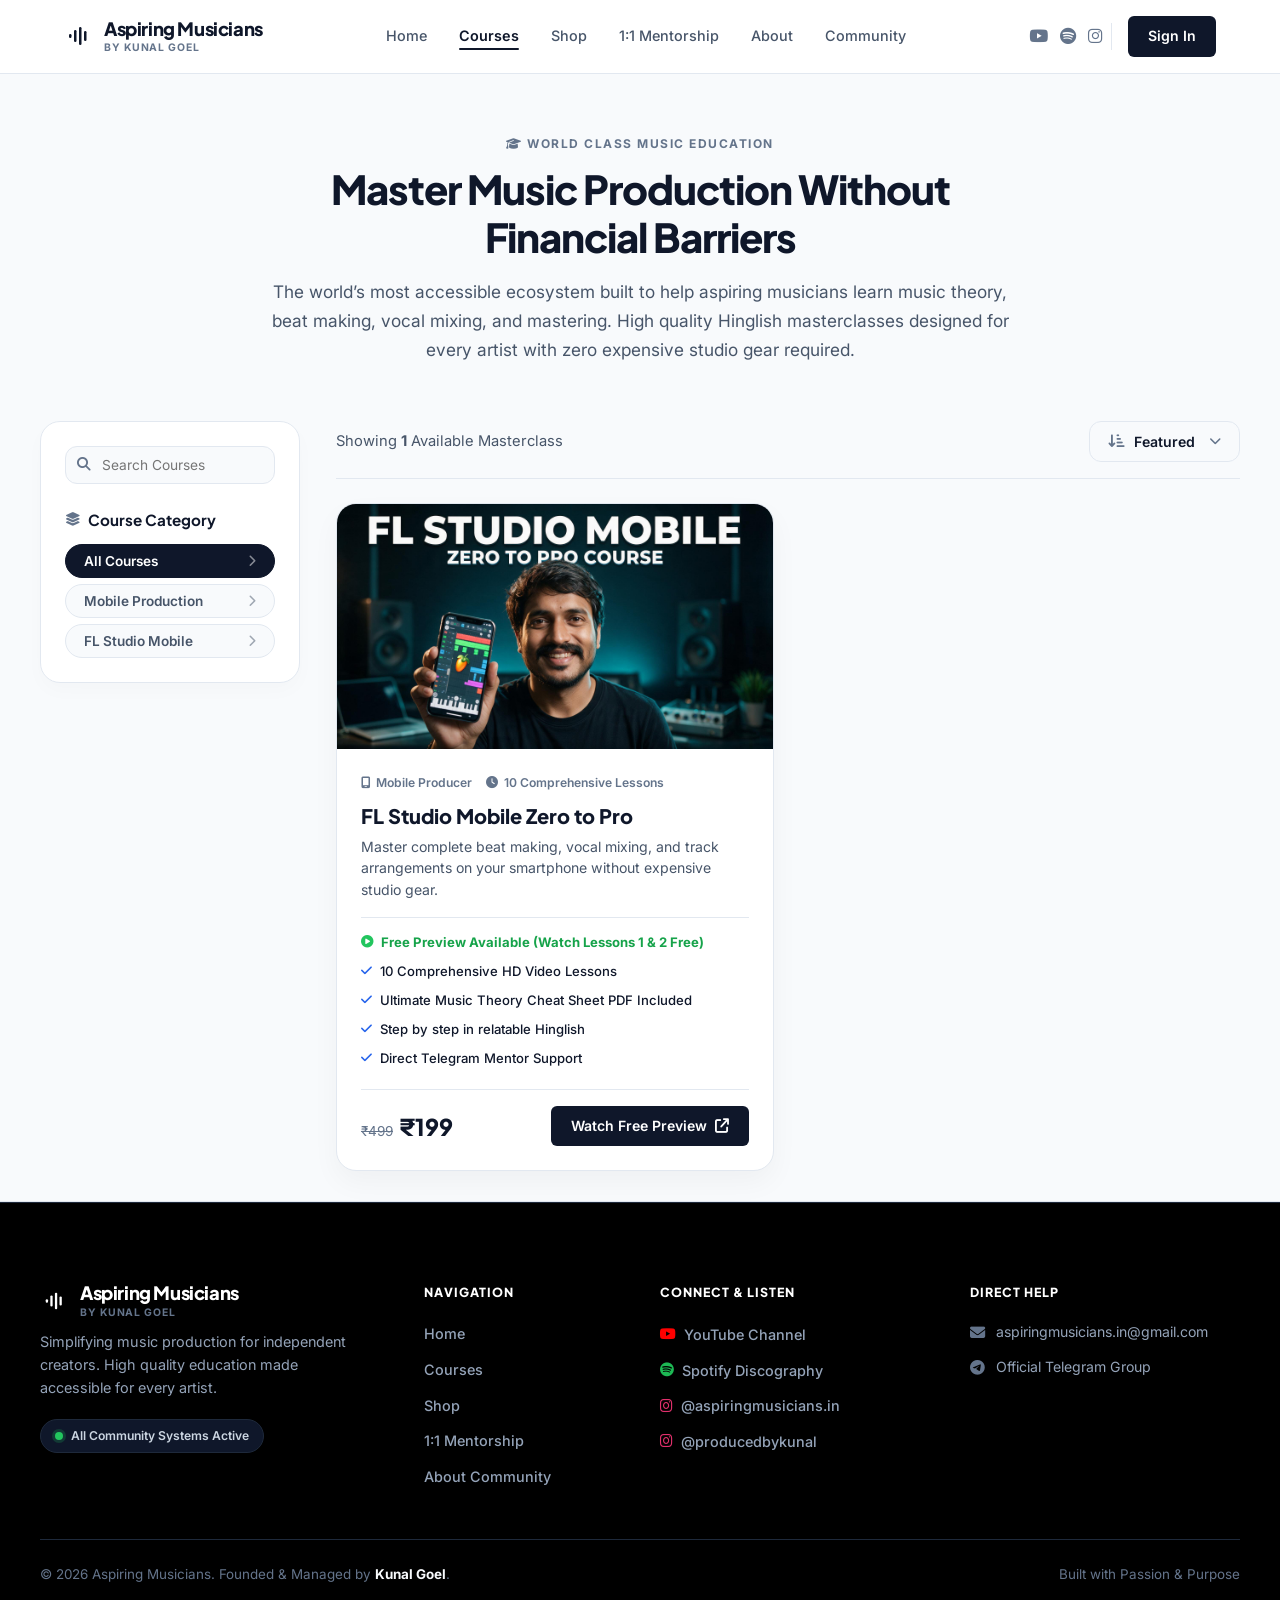
<file: courses.html>
<!DOCTYPE html>
<html lang="en">
<head>
    <meta charset="UTF-8">
    <meta name="viewport" content="width=device-width, initial-scale=1.0, maximum-scale=1.0, user-scalable=no">
    <title>Courses - Aspiring Musicians (By Kunal Goel)</title>
    <meta name="description" content="Master music production on FL Studio and mobile devices with Hinglish courses by Kunal Goel. High quality education made accessible for every artist.">
    
    <!-- Open Graph / Social Link Preview (WhatsApp, Telegram, iMessage, LinkedIn, Facebook) -->
    <meta property="og:type" content="website">
    <meta property="og:url" content="https://aspiringmusicians.in/courses.html">
    <meta property="og:title" content="Courses - Aspiring Musicians (By Kunal Goel)">
    <meta property="og:description" content="Master music production on FL Studio and mobile devices with Hinglish courses by Kunal Goel. High quality education made accessible for every artist.">
    <meta property="og:image" content="https://aspiringmusicians.in/Assets/OG%20Share%20Banner.jpg?v=3">
    <meta property="og:image:width" content="1200">
    <meta property="og:image:height" content="630">
    <meta property="og:image:alt" content="Courses - Aspiring Musicians (By Kunal Goel)">

    <!-- Twitter Card Meta Tags -->
    <meta name="twitter:card" content="summary_large_image">
    <meta name="twitter:url" content="https://aspiringmusicians.in/courses.html">
    <meta name="twitter:title" content="Courses - Aspiring Musicians (By Kunal Goel)">
    <meta name="twitter:description" content="Master music production on FL Studio and mobile devices with Hinglish courses by Kunal Goel. High quality education made accessible for every artist.">
    <meta name="twitter:image" content="https://aspiringmusicians.in/Assets/OG%20Share%20Banner.jpg?v=3">
    
    <!-- Google Fonts: Plus Jakarta Sans & Inter -->
    <link rel="preconnect" href="https://fonts.googleapis.com">
    <link rel="preconnect" href="https://fonts.gstatic.com" crossorigin>
    <link href="https://fonts.googleapis.com/css2?family=Inter:wght@400;500;600;700&family=Plus+Jakarta+Sans:wght@500;600;700;800&display=swap" rel="stylesheet">
    
    <!-- Font Awesome Icons -->
    <link rel="stylesheet" href="https://cdnjs.cloudflare.com/ajax/libs/font-awesome/6.5.1/css/all.min.css">
    
    <!-- Favicon & Brand Icons -->
    <link rel="icon" type="image/x-icon" href="favicon.ico?v=3">
    <link rel="icon" type="image/png" sizes="32x32" href="Assets/favicon-32x32.png?v=3">
    <link rel="icon" type="image/png" sizes="16x16" href="Assets/favicon-16x16.png?v=3">
    <link rel="apple-touch-icon" sizes="180x180" href="Assets/apple-touch-icon.png?v=3">
    
    <!-- Stylesheet -->
    <link rel="stylesheet" href="style.css?v=41">
</head>
<body class="minimal-light">

    <!-- MAIN NAVIGATION HEADER -->
    <header class="navbar-header" id="navbarHeader">
        <div class="navbar-container">
            
            <!-- Logo with Animated Audio Spectrum Soundwave -->
            <a href="/" class="brand-logo">
                <div class="logo-mark animated-wave">
                    <svg width="24" height="24" viewBox="0 0 24 24" fill="none" xmlns="http://www.w3.org/2000/svg">
                        <rect class="wave-bar bar-1" x="3" y="10" width="2.5" height="4" rx="1.2" fill="#0F172A"/>
                        <rect class="wave-bar bar-2" x="8" y="6" width="2.5" height="12" rx="1.2" fill="#0F172A"/>
                        <rect class="wave-bar bar-3" x="13" y="3" width="2.5" height="18" rx="1.2" fill="#0F172A"/>
                        <rect class="wave-bar bar-4" x="18" y="7" width="2.5" height="10" rx="1.2" fill="#0F172A"/>
                    </svg>
                </div>
                <div class="brand-text-group">
                    <span class="brand-name">Aspiring Musicians</span>
                    <span class="brand-byline">By Kunal Goel</span>
                </div>
            </a>

            <!-- Navigation Links -->
            <nav class="nav-menu">
                <ul class="nav-list">
                    <li class="nav-item"><a href="/" class="nav-link">Home</a></li>
                    <li class="nav-item"><a href="/courses.html" class="nav-link active">Courses</a></li>
                    <li class="nav-item"><a href="/shop.html" class="nav-link">Shop</a></li>
                    <li class="nav-item"><a href="https://superprofile.bio/bookings/aspiringmusicians?sessionId=6a6f341c4c5b8300133c3c03" target="_blank" rel="noopener" class="nav-link">1:1 Mentorship</a></li>
                    <li class="nav-item"><a href="/#about" class="nav-link">About</a></li>
                    <li class="nav-item"><a href="/#community" class="nav-link">Community</a></li>
                </ul>
            </nav>

            <!-- Action Buttons -->
            <div class="header-actions">
                <div class="header-social-row">
                    <a href="https://youtube.com/@producedbykunal" target="_blank" rel="noopener" class="header-social-icon" title="Watch Free Lessons on YouTube"><i class="fa-brands fa-youtube"></i></a>
                    <a href="https://open.spotify.com" target="_blank" rel="noopener" class="header-social-icon" title="Listen on Spotify"><i class="fa-brands fa-spotify"></i></a>
                    <a href="https://www.instagram.com/producedbykunal" target="_blank" rel="noopener" class="header-social-icon" title="Follow @producedbykunal on Instagram"><i class="fa-brands fa-instagram"></i></a>
                </div>

                <a href="https://superprofile.bio/store/aspiringmusicians/signin" target="_blank" rel="noopener" class="btn btn-dark">Sign In</a>

                <!-- Mobile Hamburger Toggle -->
                <button class="mobile-toggle" id="mobileToggle" aria-label="Toggle Menu">
                    <span class="bar"></span>
                    <span class="bar"></span>
                </button>
            </div>

        </div>
    </header>

    <!-- MOBILE DRAWER OVERLAY -->
    <div class="mobile-drawer" id="mobileDrawer">
        <div class="drawer-header">
            <div class="brand-text-group">
                <span class="brand-name">Aspiring Musicians</span>
                <span class="brand-byline">By Kunal Goel</span>
            </div>
            <button class="drawer-close" id="closeDrawer" aria-label="Close Menu"><i class="fa-solid fa-xmark"></i></button>
        </div>
        <div class="drawer-social-top">
            <a href="https://youtube.com/@producedbykunal" target="_blank" rel="noopener" aria-label="YouTube"><i class="fa-brands fa-youtube youtube-red"></i></a>
            <a href="https://open.spotify.com" target="_blank" rel="noopener" aria-label="Spotify"><i class="fa-brands fa-spotify spotify-green"></i></a>
            <a href="https://www.instagram.com/producedbykunal" target="_blank" rel="noopener" aria-label="Instagram"><i class="fa-brands fa-instagram insta-purple"></i></a>
        </div>
        <ul class="drawer-list">
            <li><a href="/" class="drawer-link">Home</a></li>
            <li><a href="/courses.html" class="drawer-link active">Courses</a></li>
            <li><a href="/shop.html" class="drawer-link">Shop</a></li>
            <li><a href="https://superprofile.bio/bookings/aspiringmusicians?sessionId=6a6f341c4c5b8300133c3c03" target="_blank" rel="noopener" class="drawer-link">1:1 Mentorship</a></li>
            <li><a href="/#about" class="drawer-link">About</a></li>
            <li><a href="/#community" class="drawer-link">Community</a></li>
        </ul>
        <div class="drawer-footer">
            <a href="https://superprofile.bio/store/aspiringmusicians/signin" target="_blank" rel="noopener" class="btn btn-dark w-full">Sign In</a>
        </div>
    </div>

    <!-- COURSES CATALOG SECTION WITH AMAZON-STYLE LEFT SIDEBAR -->
    <section class="catalog-toolbar-section page-top-padding">
        <div class="catalog-toolbar-container">
            
            <div class="about-header-minimal" style="margin-bottom: 36px;">
                <span class="section-tag-minimal"><i class="fa-solid fa-graduation-cap"></i> WORLD CLASS MUSIC EDUCATION</span>
                <h1 class="section-title-minimal">Master Music Production Without Financial Barriers</h1>
                <p class="section-desc-minimal">
                    The world’s most accessible ecosystem built to help aspiring musicians learn music theory, beat making, vocal mixing, and mastering. High quality Hinglish masterclasses designed for every artist with zero expensive studio gear required.
                </p>
            </div>

            <!-- AMAZON-STYLE 2-COLUMN CATALOG LAYOUT -->
            <div class="amazon-catalog-layout">
                
                <!-- Left Sidebar Filters (260px) -->
                <aside class="catalog-sidebar">
                    <div class="sidebar-block">
                        <div class="search-box sidebar-search">
                            <i class="fa-solid fa-magnifying-glass search-icon"></i>
                            <input type="text" id="courseSearchInput" class="search-input" placeholder="Search Courses">
                            <button class="search-clear-btn" id="clearCourseSearch" aria-label="Clear Search"><i class="fa-solid fa-xmark"></i></button>
                        </div>
                    </div>

                    <div class="sidebar-block">
                        <div class="sidebar-heading-row">
                            <h4 class="sidebar-heading"><i class="fa-solid fa-layer-group"></i> Course Category</h4>
                            <button type="button" class="reset-filter-link hidden" id="resetSidebarCategoryBtn" title="Clear Filter">Clear ✕</button>
                        </div>
                        <div class="sidebar-filter-list" id="courseCategoryPills">
                            <button class="sidebar-filter-btn cat-pill active" data-category="all">
                                <span>All Courses</span>
                                <i class="fa-solid fa-chevron-right arrow-icon"></i>
                            </button>
                            <button class="sidebar-filter-btn cat-pill" data-category="mobile">
                                <span>Mobile Production</span>
                                <i class="fa-solid fa-chevron-right arrow-icon"></i>
                            </button>
                            <button class="sidebar-filter-btn cat-pill" data-category="fl-studio-mobile">
                                <span>FL Studio Mobile</span>
                                <i class="fa-solid fa-chevron-right arrow-icon"></i>
                            </button>
                        </div>
                    </div>
                </aside>

                <!-- Right Main Content Grid Column -->
                <main class="catalog-main-content">
                    
                    <div class="catalog-top-bar">
                        <div class="results-count-group">
                            <span class="results-count">Showing <strong id="catalogResultsCount">1</strong> Available Masterclass</span>
                            <span class="active-filter-badge hidden" id="activeFilterBadge">
                                <span id="activeFilterBadgeText">Filter Active</span>
                                <button type="button" id="clearActiveFilterBtn" class="clear-badge-btn" title="Remove Filter"><i class="fa-solid fa-xmark"></i></button>
                            </span>
                        </div>

                        <!-- Custom Sort Dropdown -->
                        <div class="custom-dropdown" id="sortCustomDropdown">
                            <button type="button" class="dropdown-trigger" id="sortDropdownTrigger" aria-haspopup="true" aria-expanded="false">
                                <i class="fa-solid fa-arrow-down-short-wide icon-left"></i>
                                <span id="currentSortText">Featured</span>
                                <i class="fa-solid fa-chevron-down icon-right"></i>
                            </button>
                            <div class="dropdown-menu" id="sortDropdownMenu">
                                <button type="button" class="dropdown-item active" data-sort="featured">
                                    <span>Featured</span>
                                    <i class="fa-solid fa-check check-icon"></i>
                                </button>
                                <button type="button" class="dropdown-item" data-sort="price-asc">
                                    <span>Price: Low to High</span>
                                    <i class="fa-solid fa-check check-icon"></i>
                                </button>
                                <button type="button" class="dropdown-item" data-sort="price-desc">
                                    <span>Price: High to Low</span>
                                    <i class="fa-solid fa-check check-icon"></i>
                                </button>
                            </div>
                        </div>
                    </div>

                    <!-- Courses Grid -->
                    <div class="courses-display-grid sidebar-grid-layout" id="coursesDisplayGrid">
                        
                        <!-- ONLY REAL COURSE: FL STUDIO MOBILE ZERO TO PRO -->
                        <div class="course-card catalog-course-card" data-category="mobile fl-studio-mobile music-theory mixing-mastering" data-title="fl studio mobile zero to pro beat making vocal mixing music theory masterclass" data-price="199">
                            <div class="course-thumb-wrapper">
                                <img src="Assets/FL Studio Mobile Zero to Pro Course Cover.jpg" alt="FL Studio Mobile Zero to Pro Course" class="course-thumb">
                            </div>
                            <div class="course-card-body">
                                <div class="course-meta-row">
                                    <span class="meta-tag"><i class="fa-solid fa-mobile-screen"></i> Mobile Producer</span>
                                    <span class="meta-tag"><i class="fa-solid fa-clock"></i> 10 Comprehensive Lessons</span>
                                </div>
                                <h2 class="course-card-title">FL Studio Mobile Zero to Pro</h2>
                                <p class="course-card-desc">Master complete beat making, vocal mixing, and track arrangements on your smartphone without expensive studio gear.</p>
                                
                                <div class="course-features-list">
                                    <div class="feature-item highlight-feature"><i class="fa-solid fa-play-circle"></i> Free Preview Available (Watch Lessons 1 & 2 Free)</div>
                                    <div class="feature-item"><i class="fa-solid fa-check"></i> 10 Comprehensive HD Video Lessons</div>
                                    <div class="feature-item"><i class="fa-solid fa-check"></i> Ultimate Music Theory Cheat Sheet PDF Included</div>
                                    <div class="feature-item"><i class="fa-solid fa-check"></i> Step by step in relatable Hinglish</div>
                                    <div class="feature-item"><i class="fa-solid fa-check"></i> Direct Telegram Mentor Support</div>
                                </div>

                                <div class="course-card-footer">
                                    <div class="price-group">
                                        <span class="original-price">₹499</span>
                                        <span class="current-price">₹199</span>
                                    </div>
                                    <a href="https://superprofile.bio/course/flstudiomobilezerotopro" target="_blank" rel="noopener" class="btn btn-dark enroll-course-btn">
                                        <span>Watch Free Preview</span>
                                        <i class="fa-solid fa-arrow-up-right-from-square"></i>
                                    </a>
                                </div>
                            </div>
                    </div>

                    <!-- SLEEK NO RESULTS EMPTY STATE -->
                    <div class="no-courses-state hidden" id="noCoursesState">
                        <div class="no-courses-icon"><i class="fa-solid fa-filter-circle-xmark"></i></div>
                        <h3 class="no-courses-title">No Courses Found in this Category</h3>
                        <p class="no-courses-desc">We couldn't find any masterclasses matching your selected filter. New courses are dropped regularly.</p>
                        <button type="button" class="btn btn-dark" id="resetCourseFiltersBtn">
                            <i class="fa-solid fa-xmark"></i>
                            <span>Clear All Filters</span>
                        </button>
                    </div>

                </main>

            </div>

        </div>
    </section>

    <!-- REDESIGNED HIGH END MINIMALIST FOOTER -->
    <footer class="footer-pro">
        <div class="footer-pro-container">
            
            <div class="footer-grid">
                
                <div class="footer-col brand-col">
                    <a href="/" class="brand-logo footer-logo">
                        <div class="logo-mark animated-wave">
                            <svg width="22" height="22" viewBox="0 0 24 24" fill="none" xmlns="http://www.w3.org/2000/svg">
                                <rect class="wave-bar bar-1" x="3" y="10" width="2.5" height="4" rx="1.2" fill="#0F172A"/>
                                <rect class="wave-bar bar-2" x="8" y="6" width="2.5" height="12" rx="1.2" fill="#0F172A"/>
                                <rect class="wave-bar bar-3" x="13" y="3" width="2.5" height="18" rx="1.2" fill="#0F172A"/>
                                <rect class="wave-bar bar-4" x="18" y="7" width="2.5" height="10" rx="1.2" fill="#0F172A"/>
                            </svg>
                        </div>
                        <div class="brand-text-group">
                            <span class="brand-name">Aspiring Musicians</span>
                            <span class="brand-byline">By Kunal Goel</span>
                        </div>
                    </a>

                    <p class="footer-tagline">
                        Simplifying music production for independent creators. High quality education made accessible for every artist.
                    </p>

                    <div class="system-status-chip">
                        <span class="status-dot"></span>
                        <span>All Community Systems Active</span>
                    </div>
                </div>

                <div class="footer-col">
                    <h4 class="footer-heading">Navigation</h4>
                    <ul class="footer-nav-list">
                        <li><a href="/">Home</a></li>
                        <li><a href="/courses.html">Courses</a></li>
                        <li><a href="/shop.html">Shop</a></li>
                        <li><a href="https://superprofile.bio/bookings/aspiringmusicians?sessionId=6a6f341c4c5b8300133c3c03" target="_blank" rel="noopener">1:1 Mentorship</a></li>
                        <li><a href="/#about">About Community</a></li>
                    </ul>
                </div>

                <div class="footer-col">
                    <h4 class="footer-heading">Connect & Listen</h4>
                    <ul class="footer-nav-list">
                        <li><a href="https://youtube.com/@producedbykunal" target="_blank" rel="noopener"><i class="fa-brands fa-youtube youtube-red"></i> YouTube Channel</a></li>
                        <li><a href="https://open.spotify.com" target="_blank" rel="noopener"><i class="fa-brands fa-spotify spotify-green"></i> Spotify Discography</a></li>
                        <li><a href="https://www.instagram.com/aspiringmusicians.in" target="_blank" rel="noopener"><i class="fa-brands fa-instagram insta-purple"></i> @aspiringmusicians.in</a></li>
                        <li><a href="https://www.instagram.com/producedbykunal" target="_blank" rel="noopener"><i class="fa-brands fa-instagram insta-purple"></i> @producedbykunal</a></li>
                    </ul>
                </div>

                <div class="footer-col">
                    <h4 class="footer-heading">Direct Help</h4>
                    <ul class="footer-contact-list">
                        <li>
                            <i class="fa-solid fa-envelope"></i>
                            <a href="mailto:aspiringmusicians.in@gmail.com">aspiringmusicians.in@gmail.com</a>
                        </li>
                        <li>
                            <i class="fa-brands fa-telegram"></i>
                            <a href="https://t.me/+zEgSM4P5UtwzZGJl" target="_blank" rel="noopener">Official Telegram Group</a>
                        </li>
                    </ul>
                </div>

            </div>

            <div class="footer-bottom-bar">
                <div class="copyright-text">
                    &copy; 2026 Aspiring Musicians. Founded & Managed by <strong>Kunal Goel</strong>.
                </div>
                <div class="footer-bottom-right">
                    <span>Built with Passion & Purpose</span>
                </div>
            </div>

        </div>
    </footer>

    <script src="app.js?v=2"></script>
</body>
</html>
</file>
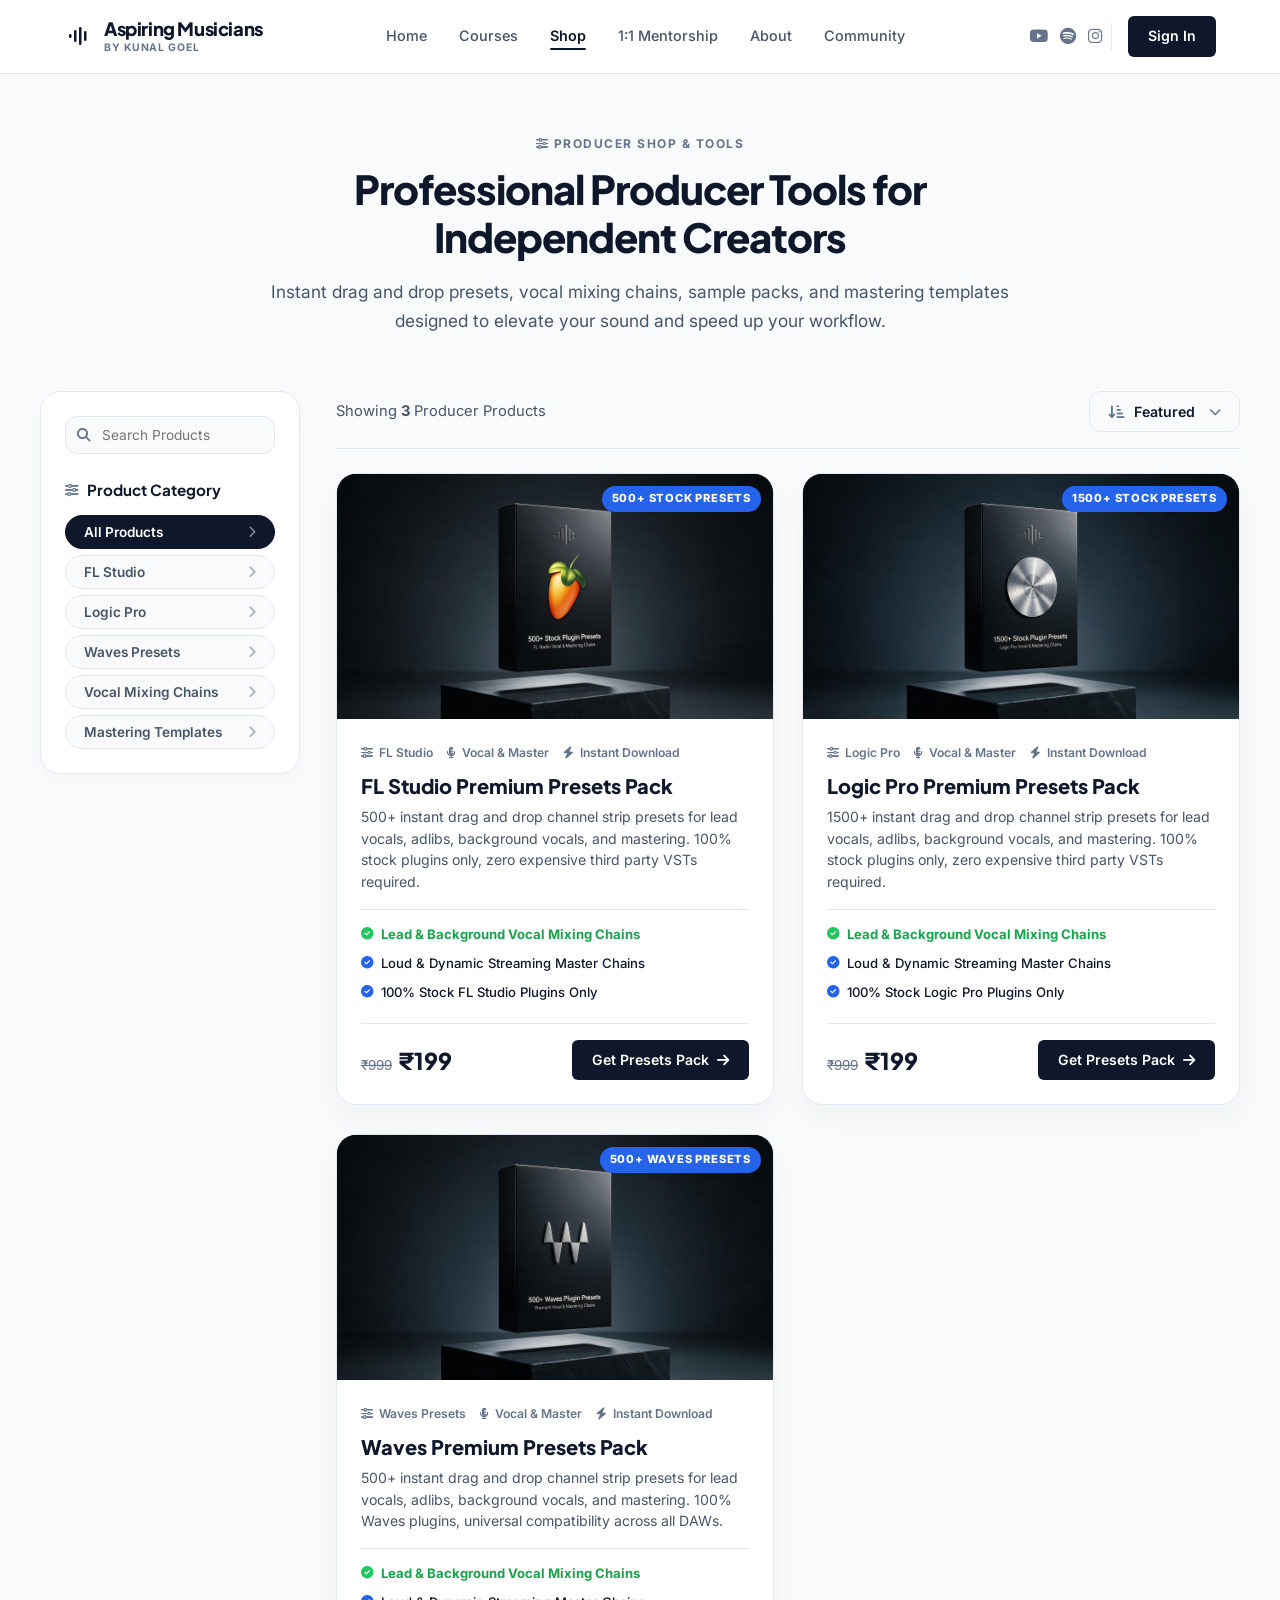
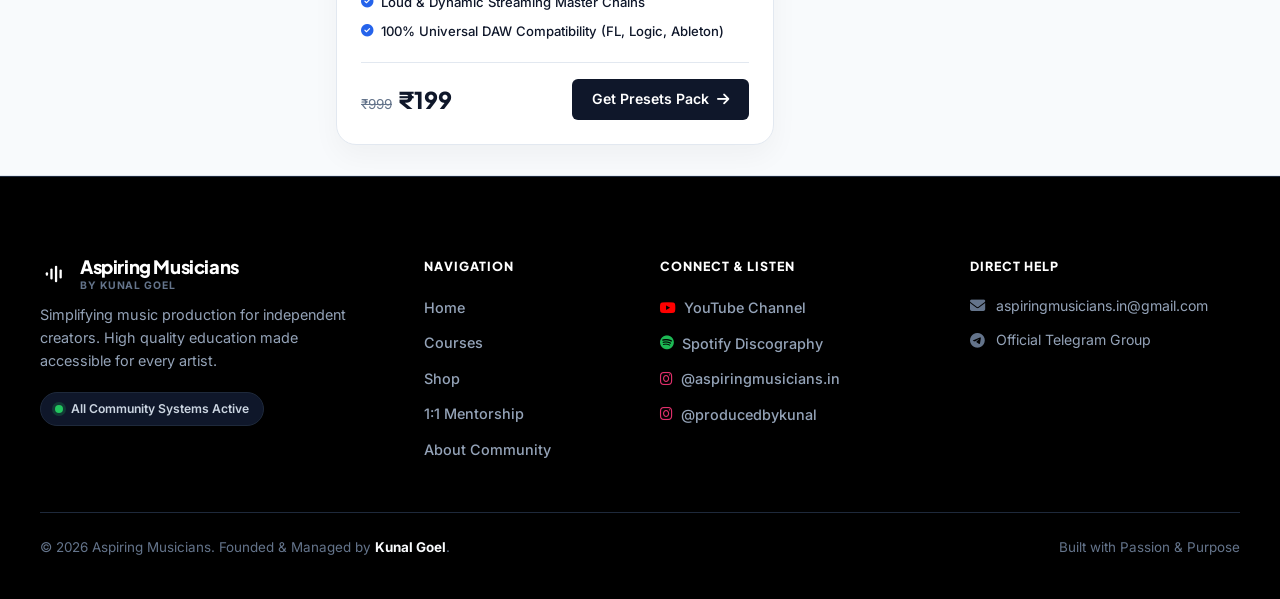
<file: shop.html>
<!DOCTYPE html>
<html lang="en">
<head>
    <meta charset="UTF-8">
    <meta name="viewport" content="width=device-width, initial-scale=1.0, maximum-scale=1.0, user-scalable=no">
    <title>Producer Shop - Aspiring Musicians (By Kunal Goel)</title>
    <meta name="description" content="500+ FL Studio Stock Plugins Presets Pack. Vocal mixing chains, mastering templates, and producer utilities by Kunal Goel.">
    
    <!-- Open Graph / Social Link Preview (WhatsApp, Telegram, iMessage, LinkedIn, Facebook) -->
    <meta property="og:type" content="website">
    <meta property="og:url" content="https://aspiringmusicians.in/shop.html">
    <meta property="og:title" content="Producer Shop - Aspiring Musicians (By Kunal Goel)">
    <meta property="og:description" content="500+ FL Studio Stock Plugins Presets Pack. Vocal mixing chains, mastering templates, and producer utilities by Kunal Goel.">
    <meta property="og:image" content="https://aspiringmusicians.in/Assets/OG%20Share%20Banner.jpg?v=3">
    <meta property="og:image:width" content="1200">
    <meta property="og:image:height" content="630">
    <meta property="og:image:alt" content="Producer Shop - Aspiring Musicians (By Kunal Goel)">

    <!-- Twitter Card Meta Tags -->
    <meta name="twitter:card" content="summary_large_image">
    <meta name="twitter:url" content="https://aspiringmusicians.in/shop.html">
    <meta name="twitter:title" content="Producer Shop - Aspiring Musicians (By Kunal Goel)">
    <meta name="twitter:description" content="500+ FL Studio Stock Plugins Presets Pack. Vocal mixing chains, mastering templates, and producer utilities by Kunal Goel.">
    <meta name="twitter:image" content="https://aspiringmusicians.in/Assets/OG%20Share%20Banner.jpg?v=3">
    
    <!-- Google Fonts: Plus Jakarta Sans & Inter -->
    <link rel="preconnect" href="https://fonts.googleapis.com">
    <link rel="preconnect" href="https://fonts.gstatic.com" crossorigin>
    <link href="https://fonts.googleapis.com/css2?family=Inter:wght@400;500;600;700&family=Plus+Jakarta+Sans:wght@500;600;700;800&display=swap" rel="stylesheet">
    
    <!-- Font Awesome Icons -->
    <link rel="stylesheet" href="https://cdnjs.cloudflare.com/ajax/libs/font-awesome/6.5.1/css/all.min.css">
    
    <!-- Favicon & Brand Icons -->
    <link rel="icon" type="image/x-icon" href="favicon.ico?v=3">
    <link rel="icon" type="image/png" sizes="32x32" href="Assets/favicon-32x32.png?v=3">
    <link rel="icon" type="image/png" sizes="16x16" href="Assets/favicon-16x16.png?v=3">
    <link rel="apple-touch-icon" sizes="180x180" href="Assets/apple-touch-icon.png?v=3">
    
    <!-- Stylesheet -->
    <link rel="stylesheet" href="style.css?v=41">
</head>
<body class="minimal-light">

    <!-- MAIN NAVIGATION HEADER -->
    <header class="navbar-header" id="navbarHeader">
        <div class="navbar-container">
            
            <!-- Logo with Animated Audio Spectrum Soundwave -->
            <a href="/" class="brand-logo">
                <div class="logo-mark animated-wave">
                    <svg width="24" height="24" viewBox="0 0 24 24" fill="none" xmlns="http://www.w3.org/2000/svg">
                        <rect class="wave-bar bar-1" x="3" y="10" width="2.5" height="4" rx="1.2" fill="#0F172A"/>
                        <rect class="wave-bar bar-2" x="8" y="6" width="2.5" height="12" rx="1.2" fill="#0F172A"/>
                        <rect class="wave-bar bar-3" x="13" y="3" width="2.5" height="18" rx="1.2" fill="#0F172A"/>
                        <rect class="wave-bar bar-4" x="18" y="7" width="2.5" height="10" rx="1.2" fill="#0F172A"/>
                    </svg>
                </div>
                <div class="brand-text-group">
                    <span class="brand-name">Aspiring Musicians</span>
                    <span class="brand-byline">By Kunal Goel</span>
                </div>
            </a>

            <!-- Navigation Links -->
            <nav class="nav-menu">
                <ul class="nav-list">
                    <li class="nav-item"><a href="/" class="nav-link">Home</a></li>
                    <li class="nav-item"><a href="/courses.html" class="nav-link">Courses</a></li>
                    <li class="nav-item"><a href="/shop.html" class="nav-link active">Shop</a></li>
                    <li class="nav-item"><a href="https://superprofile.bio/bookings/aspiringmusicians?sessionId=6a6f341c4c5b8300133c3c03" target="_blank" rel="noopener" class="nav-link">1:1 Mentorship</a></li>
                    <li class="nav-item"><a href="/#about" class="nav-link">About</a></li>
                    <li class="nav-item"><a href="/#community" class="nav-link">Community</a></li>
                </ul>
            </nav>

            <!-- Action Buttons -->
            <div class="header-actions">
                <div class="header-social-row">
                    <a href="https://youtube.com/@producedbykunal" target="_blank" rel="noopener" class="header-social-icon" title="Watch Free Lessons on YouTube"><i class="fa-brands fa-youtube"></i></a>
                    <a href="https://open.spotify.com" target="_blank" rel="noopener" class="header-social-icon" title="Listen on Spotify"><i class="fa-brands fa-spotify"></i></a>
                    <a href="https://www.instagram.com/producedbykunal" target="_blank" rel="noopener" class="header-social-icon" title="Follow @producedbykunal on Instagram"><i class="fa-brands fa-instagram"></i></a>
                </div>

                <a href="https://superprofile.bio/store/aspiringmusicians/signin" target="_blank" rel="noopener" class="btn btn-dark">Sign In</a>

                <!-- Mobile Hamburger Toggle -->
                <button class="mobile-toggle" id="mobileToggle" aria-label="Toggle Menu">
                    <span class="bar"></span>
                    <span class="bar"></span>
                </button>
            </div>

        </div>
    </header>

    <!-- MOBILE DRAWER OVERLAY -->
    <div class="mobile-drawer" id="mobileDrawer">
        <div class="drawer-header">
            <div class="brand-text-group">
                <span class="brand-name">Aspiring Musicians</span>
                <span class="brand-byline">By Kunal Goel</span>
            </div>
            <button class="drawer-close" id="closeDrawer" aria-label="Close Menu"><i class="fa-solid fa-xmark"></i></button>
        </div>
        <div class="drawer-social-top">
            <a href="https://youtube.com/@producedbykunal" target="_blank" rel="noopener" aria-label="YouTube"><i class="fa-brands fa-youtube youtube-red"></i></a>
            <a href="https://open.spotify.com" target="_blank" rel="noopener" aria-label="Spotify"><i class="fa-brands fa-spotify spotify-green"></i></a>
            <a href="https://www.instagram.com/producedbykunal" target="_blank" rel="noopener" aria-label="Instagram"><i class="fa-brands fa-instagram insta-purple"></i></a>
        </div>
        <ul class="drawer-list">
            <li><a href="/" class="drawer-link">Home</a></li>
            <li><a href="/courses.html" class="drawer-link">Courses</a></li>
            <li><a href="/shop.html" class="drawer-link active">Shop</a></li>
            <li><a href="https://superprofile.bio/bookings/aspiringmusicians?sessionId=6a6f341c4c5b8300133c3c03" target="_blank" rel="noopener" class="drawer-link">1:1 Mentorship</a></li>
            <li><a href="/#about" class="drawer-link">About</a></li>
            <li><a href="/#community" class="drawer-link">Community</a></li>
        </ul>
        <div class="drawer-footer">
            <a href="https://superprofile.bio/store/aspiringmusicians/signin" target="_blank" rel="noopener" class="btn btn-dark w-full">Sign In</a>
        </div>
    </div>

    <!-- PRODUCER SHOP CATALOG SECTION WITH AMAZON-STYLE LEFT SIDEBAR -->
    <section class="catalog-toolbar-section page-top-padding">
        <div class="catalog-toolbar-container">

            <div class="about-header-minimal" style="margin-bottom: 36px;">
                <span class="section-tag-minimal"><i class="fa-solid fa-sliders"></i> PRODUCER SHOP & TOOLS</span>
                <h1 class="section-title-minimal">Professional Producer Tools for Independent Creators</h1>
                <p class="section-desc-minimal">
                    Instant drag and drop presets, vocal mixing chains, sample packs, and mastering templates designed to elevate your sound and speed up your workflow.
                </p>
            </div>

            <!-- AMAZON-STYLE 2-COLUMN CATALOG LAYOUT -->
            <div class="amazon-catalog-layout">
                
                <!-- Left Sidebar Filters (260px) -->
                <aside class="catalog-sidebar">
                    <div class="sidebar-block">
                        <div class="search-box sidebar-search">
                            <i class="fa-solid fa-magnifying-glass search-icon"></i>
                            <input type="text" id="courseSearchInput" class="search-input" placeholder="Search Products">
                            <button class="search-clear-btn" id="clearCourseSearch" aria-label="Clear Search"><i class="fa-solid fa-xmark"></i></button>
                        </div>
                    </div>

                    <div class="sidebar-block">
                        <div class="sidebar-heading-row">
                            <h4 class="sidebar-heading"><i class="fa-solid fa-sliders"></i> Product Category</h4>
                            <button type="button" class="reset-filter-link hidden" id="resetSidebarCategoryBtn" title="Clear Filter">Clear ✕</button>
                        </div>
                        <div class="sidebar-filter-list" id="courseCategoryPills">
                            <button class="sidebar-filter-btn cat-pill active" data-category="all">
                                <span>All Products</span>
                                <i class="fa-solid fa-chevron-right arrow-icon"></i>
                            </button>
                            <button class="sidebar-filter-btn cat-pill" data-category="fl-studio">
                                <span>FL Studio</span>
                                <i class="fa-solid fa-chevron-right arrow-icon"></i>
                            </button>
                            <button class="sidebar-filter-btn cat-pill" data-category="logic-pro">
                                <span>Logic Pro</span>
                                <i class="fa-solid fa-chevron-right arrow-icon"></i>
                            </button>
                            <button class="sidebar-filter-btn cat-pill" data-category="waves-presets">
                                <span>Waves Presets</span>
                                <i class="fa-solid fa-chevron-right arrow-icon"></i>
                            </button>
                            <button class="sidebar-filter-btn cat-pill" data-category="vocal-chains">
                                <span>Vocal Mixing Chains</span>
                                <i class="fa-solid fa-chevron-right arrow-icon"></i>
                            </button>
                            <button class="sidebar-filter-btn cat-pill" data-category="mastering">
                                <span>Mastering Templates</span>
                                <i class="fa-solid fa-chevron-right arrow-icon"></i>
                            </button>
                        </div>
                    </div>
                </aside>

                <!-- Right Main Content Grid Column -->
                <main class="catalog-main-content">
                    
                    <div class="catalog-top-bar">
                        <div class="results-count-group">
                            <span class="results-count">Showing <strong id="catalogResultsCount">3</strong> Producer Products</span>
                            <span class="active-filter-badge hidden" id="activeFilterBadge">
                                <span id="activeFilterBadgeText">Filter Active</span>
                                <button type="button" id="clearActiveFilterBtn" class="clear-badge-btn" title="Remove Filter"><i class="fa-solid fa-xmark"></i></button>
                            </span>
                        </div>

                        <!-- Custom Sort Dropdown -->
                        <div class="custom-dropdown" id="sortCustomDropdown">
                            <button type="button" class="dropdown-trigger" id="sortDropdownTrigger" aria-haspopup="true" aria-expanded="false">
                                <i class="fa-solid fa-arrow-down-short-wide icon-left"></i>
                                <span id="currentSortText">Featured</span>
                                <i class="fa-solid fa-chevron-down icon-right"></i>
                            </button>
                            <div class="dropdown-menu" id="sortDropdownMenu">
                                <button type="button" class="dropdown-item active" data-sort="featured">
                                    <span>Featured</span>
                                    <i class="fa-solid fa-check check-icon"></i>
                                </button>
                                <button type="button" class="dropdown-item" data-sort="price-asc">
                                    <span>Price: Low to High</span>
                                    <i class="fa-solid fa-check check-icon"></i>
                                </button>
                                <button type="button" class="dropdown-item" data-sort="price-desc">
                                    <span>Price: High to Low</span>
                                    <i class="fa-solid fa-check check-icon"></i>
                                </button>
                            </div>
                        </div>
                    </div>

                    <!-- Products Grid -->
                    <div class="courses-display-grid sidebar-grid-layout" id="coursesDisplayGrid">
                        
                        <!-- Product Card 1: FL Studio Premium Presets Pack -->
                        <article class="catalog-course-card reveal-on-scroll" data-category="fl-studio vocal-chains mastering" data-title="fl studio premium presets pack 500 stock plugins presets vocal mixing mastering chains lead adlibs background" data-price="199">
                            <div class="course-thumb-wrapper">
                                <img src="Assets/FL Studio Premium Presets Pack Cover.jpg?v=2" alt="FL Studio Premium Presets Pack (500+ Stock Plugins Presets)" class="course-thumb">
                                <span class="course-badge badge-blue">500+ STOCK PRESETS</span>
                            </div>

                            <div class="course-card-body">
                                <div class="course-meta-row">
                                    <span class="meta-tag"><i class="fa-solid fa-sliders"></i> FL Studio</span>
                                    <span class="meta-tag"><i class="fa-solid fa-microphone-lines"></i> Vocal & Master</span>
                                    <span class="meta-tag"><i class="fa-solid fa-bolt"></i> Instant Download</span>
                                </div>

                                <h3 class="course-card-title">FL Studio Premium Presets Pack</h3>
                                <p class="course-card-desc">
                                    500+ instant drag and drop channel strip presets for lead vocals, adlibs, background vocals, and mastering. 100% stock plugins only, zero expensive third party VSTs required.
                                </p>

                                <div class="course-features-list">
                                    <div class="feature-item highlight-feature"><i class="fa-solid fa-circle-check"></i> <span>Lead & Background Vocal Mixing Chains</span></div>
                                    <div class="feature-item"><i class="fa-solid fa-circle-check"></i> <span>Loud & Dynamic Streaming Master Chains</span></div>
                                    <div class="feature-item"><i class="fa-solid fa-circle-check"></i> <span>100% Stock FL Studio Plugins Only</span></div>
                                </div>

                                <div class="course-card-footer">
                                    <div class="price-group">
                                        <span class="original-price">₹999</span>
                                        <span class="current-price">₹199</span>
                                    </div>
                                    <a href="https://superprofile.bio/vp/flstudiopremiumpresetspack" target="_blank" rel="noopener" class="btn btn-dark">
                                        <span>Get Presets Pack</span>
                                        <i class="fa-solid fa-arrow-right"></i>
                                    </a>
                                </div>
                            </div>
                        </article>

                        <!-- Product Card 2: Logic Pro Premium Presets Pack -->
                        <article class="catalog-course-card reveal-on-scroll" data-category="logic-pro vocal-chains mastering" data-title="logic pro premium presets pack 1500 stock plugins presets vocal mixing mastering chains lead adlibs background" data-price="199">
                            <div class="course-thumb-wrapper">
                                <img src="Assets/Logic Pro Premium Presets Pack Cover.jpg?v=3" alt="Logic Pro Premium Presets Pack (1500+ Stock Plugins Presets)" class="course-thumb">
                                <span class="course-badge badge-blue">1500+ STOCK PRESETS</span>
                            </div>

                            <div class="course-card-body">
                                <div class="course-meta-row">
                                    <span class="meta-tag"><i class="fa-solid fa-sliders"></i> Logic Pro</span>
                                    <span class="meta-tag"><i class="fa-solid fa-microphone-lines"></i> Vocal & Master</span>
                                    <span class="meta-tag"><i class="fa-solid fa-bolt"></i> Instant Download</span>
                                </div>

                                <h3 class="course-card-title">Logic Pro Premium Presets Pack</h3>
                                <p class="course-card-desc">
                                    1500+ instant drag and drop channel strip presets for lead vocals, adlibs, background vocals, and mastering. 100% stock plugins only, zero expensive third party VSTs required.
                                </p>

                                <div class="course-features-list">
                                    <div class="feature-item highlight-feature"><i class="fa-solid fa-circle-check"></i> <span>Lead & Background Vocal Mixing Chains</span></div>
                                    <div class="feature-item"><i class="fa-solid fa-circle-check"></i> <span>Loud & Dynamic Streaming Master Chains</span></div>
                                    <div class="feature-item"><i class="fa-solid fa-circle-check"></i> <span>100% Stock Logic Pro Plugins Only</span></div>
                                </div>

                                <div class="course-card-footer">
                                    <div class="price-group">
                                        <span class="original-price">₹999</span>
                                        <span class="current-price">₹199</span>
                                    </div>
                                    <a href="https://superprofile.bio/vp/logicpropremiumpresetspack" target="_blank" rel="noopener" class="btn btn-dark">
                                        <span>Get Presets Pack</span>
                                        <i class="fa-solid fa-arrow-right"></i>
                                    </a>
                                </div>
                            </div>
                        </article>

                        <!-- Product Card 3: Waves Premium Presets Pack -->
                        <article class="catalog-course-card reveal-on-scroll" data-category="fl-studio logic-pro waves-presets vocal-chains mastering" data-title="waves premium presets pack 500 waves plugins presets universal vst vocal mixing mastering chains lead adlibs background" data-price="199">
                            <div class="course-thumb-wrapper">
                                <img src="Assets/Waves Premium Presets Pack Cover.jpg?v=2" alt="Waves Premium Presets Pack (500+ Waves Plugins Presets)" class="course-thumb">
                                <span class="course-badge badge-blue">500+ WAVES PRESETS</span>
                            </div>

                            <div class="course-card-body">
                                <div class="course-meta-row">
                                    <span class="meta-tag"><i class="fa-solid fa-sliders"></i> Waves Presets</span>
                                    <span class="meta-tag"><i class="fa-solid fa-microphone-lines"></i> Vocal & Master</span>
                                    <span class="meta-tag"><i class="fa-solid fa-bolt"></i> Instant Download</span>
                                </div>

                                <h3 class="course-card-title">Waves Premium Presets Pack</h3>
                                <p class="course-card-desc">
                                    500+ instant drag and drop channel strip presets for lead vocals, adlibs, background vocals, and mastering. 100% Waves plugins, universal compatibility across all DAWs.
                                </p>

                                <div class="course-features-list">
                                    <div class="feature-item highlight-feature"><i class="fa-solid fa-circle-check"></i> <span>Lead & Background Vocal Mixing Chains</span></div>
                                    <div class="feature-item"><i class="fa-solid fa-circle-check"></i> <span>Loud & Dynamic Streaming Master Chains</span></div>
                                    <div class="feature-item"><i class="fa-solid fa-circle-check"></i> <span>100% Universal DAW Compatibility (FL, Logic, Ableton)</span></div>
                                </div>

                                <div class="course-card-footer">
                                    <div class="price-group">
                                        <span class="original-price">₹999</span>
                                        <span class="current-price">₹199</span>
                                    </div>
                                    <a href="https://superprofile.bio/vp/wavespremiumpresetspack" target="_blank" rel="noopener" class="btn btn-dark">
                                        <span>Get Presets Pack</span>
                                        <i class="fa-solid fa-arrow-right"></i>
                                    </a>
                                </div>
                            </div>
                        </article>

                    </div>

                    <!-- SLEEK NO RESULTS EMPTY STATE -->
                    <div class="no-courses-state hidden" id="noCoursesState">
                        <div class="no-courses-icon"><i class="fa-solid fa-filter-circle-xmark"></i></div>
                        <h3 class="no-courses-title">No Products Found in this Category</h3>
                        <p class="no-courses-desc">We couldn't find any producer tools matching your selected filter. New presets and templates are dropped regularly.</p>
                        <button type="button" class="btn btn-dark" id="resetCourseFiltersBtn">
                            <i class="fa-solid fa-xmark"></i>
                            <span>Clear All Filters</span>
                        </button>
                    </div>

                </main>

            </div>

        </div>
    </section>

    <!-- REDESIGNED HIGH END MINIMALIST FOOTER -->
    <footer class="footer-pro">
        <div class="footer-pro-container">
            
            <div class="footer-grid">
                
                <div class="footer-col brand-col">
                    <a href="/" class="brand-logo footer-logo">
                        <div class="logo-mark animated-wave">
                            <svg width="22" height="22" viewBox="0 0 24 24" fill="none" xmlns="http://www.w3.org/2000/svg">
                                <rect class="wave-bar bar-1" x="3" y="10" width="2.5" height="4" rx="1.2" fill="#0F172A"/>
                                <rect class="wave-bar bar-2" x="8" y="6" width="2.5" height="12" rx="1.2" fill="#0F172A"/>
                                <rect class="wave-bar bar-3" x="13" y="3" width="2.5" height="18" rx="1.2" fill="#0F172A"/>
                                <rect class="wave-bar bar-4" x="18" y="7" width="2.5" height="10" rx="1.2" fill="#0F172A"/>
                            </svg>
                        </div>
                        <div class="brand-text-group">
                            <span class="brand-name">Aspiring Musicians</span>
                            <span class="brand-byline">By Kunal Goel</span>
                        </div>
                    </a>

                    <p class="footer-tagline">
                        Simplifying music production for independent creators. High quality education made accessible for every artist.
                    </p>

                    <div class="system-status-chip">
                        <span class="status-dot"></span>
                        <span>All Community Systems Active</span>
                    </div>
                </div>

                <div class="footer-col">
                    <h4 class="footer-heading">Navigation</h4>
                    <ul class="footer-nav-list">
                        <li><a href="/">Home</a></li>
                        <li><a href="/courses.html">Courses</a></li>
                        <li><a href="/shop.html">Shop</a></li>
                        <li><a href="https://superprofile.bio/bookings/aspiringmusicians?sessionId=6a6f341c4c5b8300133c3c03" target="_blank" rel="noopener">1:1 Mentorship</a></li>
                        <li><a href="/#about">About Community</a></li>
                    </ul>
                </div>

                <div class="footer-col">
                    <h4 class="footer-heading">Connect & Listen</h4>
                    <ul class="footer-nav-list">
                        <li><a href="https://youtube.com/@producedbykunal" target="_blank" rel="noopener"><i class="fa-brands fa-youtube youtube-red"></i> YouTube Channel</a></li>
                        <li><a href="https://open.spotify.com" target="_blank" rel="noopener"><i class="fa-brands fa-spotify spotify-green"></i> Spotify Discography</a></li>
                        <li><a href="https://www.instagram.com/aspiringmusicians.in" target="_blank" rel="noopener"><i class="fa-brands fa-instagram insta-purple"></i> @aspiringmusicians.in</a></li>
                        <li><a href="https://www.instagram.com/producedbykunal" target="_blank" rel="noopener"><i class="fa-brands fa-instagram insta-purple"></i> @producedbykunal</a></li>
                    </ul>
                </div>

                <div class="footer-col">
                    <h4 class="footer-heading">Direct Help</h4>
                    <ul class="footer-contact-list">
                        <li>
                            <i class="fa-solid fa-envelope"></i>
                            <a href="mailto:aspiringmusicians.in@gmail.com">aspiringmusicians.in@gmail.com</a>
                        </li>
                        <li>
                            <i class="fa-brands fa-telegram"></i>
                            <a href="https://t.me/+zEgSM4P5UtwzZGJl" target="_blank" rel="noopener">Official Telegram Group</a>
                        </li>
                    </ul>
                </div>

            </div>

            <div class="footer-bottom-bar">
                <div class="copyright-text">
                    &copy; 2026 Aspiring Musicians. Founded & Managed by <strong>Kunal Goel</strong>.
                </div>
                <div class="footer-bottom-right">
                    <span>Built with Passion & Purpose</span>
                </div>
            </div>

        </div>
    </footer>

    <script src="app.js?v=2"></script>
</body>
</html>
</file>
<file: style.css>
/* ==========================================================================
   AspiringMusicians.in — Master Minimalist CSS (Catalog, Search & Filtering)
   ========================================================================== */

:root {
    --bg-main: #FFFFFF;
    --bg-subtle: #F8FAFC;
    --bg-card: #FAFBFD;

    --border-color: #E2E8F0;
    --border-dark: #0F172A;

    --text-primary: #0F172A;
    --text-secondary: #475569;
    --text-muted: #64748B;

    --accent-blue: #2563EB;
    
    --font-heading: 'Plus Jakarta Sans', -apple-system, BlinkMacSystemFont, sans-serif;
    --font-body: 'Inter', -apple-system, BlinkMacSystemFont, sans-serif;

    --radius-sm: 6px;
    --radius-md: 12px;
    --radius-lg: 20px;
    --radius-full: 9999px;

    --transition: 0.25s cubic-bezier(0.16, 1, 0.3, 1);
}

/* Reset */
*, *::before, *::after {
    margin: 0;
    padding: 0;
    box-sizing: border-box;
}

html {
    scroll-behavior: smooth;
    font-size: 16px;
}

body {
    font-family: var(--font-body);
    background-color: var(--bg-main);
    color: var(--text-primary);
    line-height: 1.6;
    -webkit-font-smoothing: antialiased;
    overflow-x: hidden;
}

a {
    text-decoration: none;
    color: inherit;
    transition: var(--transition);
}

ul {
    list-style: none;
}

button {
    cursor: pointer;
    border: none;
    outline: none;
    background: none;
    font-family: inherit;
}

/* Motion Graphics */
.reveal-on-scroll {
    opacity: 0;
    transform: translateY(24px);
    transition: opacity 0.6s cubic-bezier(0.16, 1, 0.3, 1), transform 0.6s cubic-bezier(0.16, 1, 0.3, 1);
    will-change: opacity, transform;
}

.reveal-on-scroll.revealed {
    opacity: 1;
    transform: translateY(0);
}

.reveal-delay-1 { transition-delay: 0.12s; }
.reveal-delay-2 { transition-delay: 0.24s; }
.reveal-delay-3 { transition-delay: 0.36s; }

/* Interactive Equalizer Audio Spectrum Animation */
.animated-wave:hover .wave-bar,
.brand-logo:hover .wave-bar {
    animation: audioEqualizer 1.2s ease-in-out infinite alternate;
}

.bar-1 { animation-delay: 0.0s; }
.bar-2 { animation-delay: 0.2s; }
.bar-3 { animation-delay: 0.4s; }
.bar-4 { animation-delay: 0.1s; }

@keyframes audioEqualizer {
    0% { height: 4px; y: 10px; }
    50% { height: 16px; y: 4px; }
    100% { height: 8px; y: 8px; }
}

.btn-glow:hover {
    box-shadow: 0 8px 24px rgba(15, 23, 42, 0.18);
}

/* Navbar Header */
.navbar-header {
    position: sticky;
    top: 0;
    left: 0;
    width: 100%;
    z-index: 100;
    background-color: rgba(255, 255, 255, 0.94);
    backdrop-filter: blur(12px);
    -webkit-backdrop-filter: blur(12px);
    border-bottom: 1px solid var(--border-color);
    transition: var(--transition);
}

.navbar-header.scrolled {
    box-shadow: 0 4px 20px rgba(0, 0, 0, 0.04);
}

.navbar-container {
    max-width: 1200px;
    margin: 0 auto;
    padding: 16px 24px;
    display: flex;
    align-items: center;
    justify-content: space-between;
    gap: 32px;
}

/* BRAND LOGO ALIGNMENT FIXED */
.brand-logo {
    display: flex;
    align-items: center;
    gap: 12px;
    user-select: none;
}

.logo-mark {
    display: flex;
    align-items: center;
    justify-content: center;
    width: 28px;
    height: 28px;
    flex-shrink: 0;
}

.brand-text-group {
    display: flex;
    flex-direction: column;
    align-items: flex-start;
    justify-content: center;
    line-height: 1.1;
}

.brand-name {
    font-family: var(--font-heading);
    font-size: 1.15rem;
    font-weight: 800;
    letter-spacing: -0.4px;
    color: var(--text-primary);
    line-height: 1.1;
    display: block;
    white-space: nowrap;
}

.brand-byline {
    font-size: 0.65rem;
    font-weight: 700;
    letter-spacing: 0.9px;
    color: var(--text-muted);
    text-transform: uppercase;
    margin-top: 3px;
    display: block;
    white-space: nowrap;
}

.nav-menu {
    display: flex;
    align-items: center;
}

.nav-list {
    display: flex;
    align-items: center;
    gap: 32px;
}

.nav-link {
    font-size: 0.9rem;
    font-weight: 500;
    color: var(--text-secondary);
    position: relative;
    padding: 4px 0;
}

.nav-link:hover,
.nav-link.active {
    color: var(--text-primary);
    font-weight: 600;
}

.nav-link.active::after {
    content: '';
    position: absolute;
    bottom: -2px;
    left: 0;
    width: 100%;
    height: 2px;
    background-color: var(--text-primary);
    border-radius: 2px;
}

.header-actions {
    display: flex;
    align-items: center;
    gap: 16px;
}

.header-social-row {
    display: flex;
    align-items: center;
    gap: 12px;
    padding-right: 8px;
    border-right: 1px solid var(--border-color);
}

.header-social-icon {
    font-size: 1.05rem;
    color: var(--text-muted);
    transition: var(--transition);
}

.header-social-icon:hover {
    color: var(--text-primary);
}

.btn {
    display: inline-flex;
    align-items: center;
    justify-content: center;
    gap: 8px;
    padding: 9px 20px;
    font-size: 0.88rem;
    font-weight: 600;
    border-radius: var(--radius-sm);
    transition: var(--transition);
    white-space: nowrap;
}

.btn-outline {
    border: 1px solid var(--border-color);
    color: var(--text-primary);
    background: var(--bg-main);
}

.btn-outline:hover {
    background-color: var(--bg-subtle);
    border-color: var(--text-muted);
}

.btn-dark {
    background-color: var(--text-primary);
    color: #FFFFFF;
}

.btn-dark:hover {
    background-color: #1E293B;
    transform: translateY(-1px);
}

.btn-lg {
    padding: 12px 26px;
    font-size: 0.95rem;
    border-radius: var(--radius-md);
}

.mobile-toggle {
    display: none;
    flex-direction: column;
    gap: 5px;
    width: 28px;
    height: 28px;
    justify-content: center;
    align-items: center;
}

.mobile-toggle .bar {
    width: 20px;
    height: 2px;
    background-color: var(--text-primary);
    border-radius: 2px;
}

/* Mobile Drawer */
.mobile-drawer {
    position: fixed;
    top: 0;
    right: -100%;
    width: 280px;
    height: 100vh;
    background: var(--bg-main);
    border-left: 1px solid var(--border-color);
    z-index: 1000;
    padding: 16px 20px;
    display: flex;
    flex-direction: column;
    justify-content: flex-start;
    gap: 8px;
    transition: right 0.3s ease;
    box-shadow: -10px 0 30px rgba(0, 0, 0, 0.05);
    overflow-y: auto;
}

.mobile-drawer.open {
    right: 0;
}

.drawer-header {
    display: flex;
    align-items: center;
    justify-content: space-between;
    padding-bottom: 10px;
}

.drawer-close {
    font-size: 1.2rem;
    color: var(--text-secondary);
}

.drawer-social-top {
    display: flex;
    align-items: center;
    gap: 16px;
    font-size: 1.15rem;
    color: var(--text-muted);
    padding: 8px 0 12px 0;
    border-bottom: 1px solid var(--border-color);
}

.drawer-social-top a {
    display: inline-flex;
    align-items: center;
    justify-content: center;
    transition: var(--transition);
}

.drawer-social-top a:hover {
    transform: translateY(-1px);
}

.drawer-list {
    display: flex;
    flex-direction: column;
    gap: 2px;
    margin-top: 4px;
}

.drawer-link {
    font-size: 0.95rem;
    font-weight: 500;
    color: var(--text-secondary);
    padding: 8px 10px;
    border-radius: var(--radius-sm);
    display: block;
}

.drawer-link:hover,
.drawer-link.active {
    color: var(--text-primary);
    background-color: var(--bg-subtle);
    font-weight: 600;
}

.drawer-footer {
    display: flex;
    flex-direction: column;
    gap: 8px;
    margin-top: 12px;
    padding-top: 12px;
    border-top: 1px solid var(--border-color);
}

.w-full {
    width: 100%;
}

/* HERO SECTION */
.hero-section {
    padding: 60px 24px 0px 24px;
    background-color: var(--bg-main);
    position: relative;
    overflow: hidden;
}

.hero-container {
    max-width: 1200px;
    margin: 0 auto;
    display: grid;
    grid-template-columns: 1fr 1fr;
    gap: 20px;
    align-items: flex-end;
}

.hero-content {
    display: flex;
    flex-direction: column;
    align-items: flex-start;
    padding-bottom: 60px;
}

.hero-pill-badge {
    display: inline-flex;
    align-items: center;
    gap: 8px;
    background-color: var(--bg-subtle);
    border: 1px solid var(--border-color);
    padding: 6px 14px;
    border-radius: var(--radius-full);
    font-size: 0.78rem;
    font-weight: 600;
    color: var(--text-secondary);
    margin-bottom: 24px;
}

.pulse-dot {
    width: 8px;
    height: 8px;
    background-color: var(--accent-blue);
    border-radius: 50%;
    box-shadow: 0 0 0 0 rgba(37, 99, 235, 0.4);
    animation: pulse-ring 2s infinite;
}

@keyframes pulse-ring {
    0% { box-shadow: 0 0 0 0 rgba(37, 99, 235, 0.4); }
    70% { box-shadow: 0 0 0 6px rgba(37, 99, 235, 0); }
    100% { box-shadow: 0 0 0 0 rgba(37, 99, 235, 0); }
}

.hero-title {
    font-family: var(--font-heading);
    font-size: 3.4rem;
    font-weight: 800;
    line-height: 1.12;
    letter-spacing: -1.2px;
    color: var(--text-primary);
    margin-bottom: 20px;
}

.highlight-text {
    position: relative;
    display: inline-block;
    color: var(--text-primary);
}

.highlight-text::after {
    content: '';
    position: absolute;
    bottom: 6px;
    left: 0;
    width: 100%;
    height: 8px;
    background-color: rgba(37, 99, 235, 0.15);
    z-index: -1;
    border-radius: 4px;
}

.hero-subtitle {
    font-size: 1.08rem;
    color: var(--text-secondary);
    line-height: 1.65;
    margin-bottom: 32px;
    max-width: 560px;
}

.hero-actions {
    display: flex;
    align-items: center;
    gap: 16px;
    flex-wrap: wrap;
    margin-bottom: 44px;
}

.hero-stats {
    display: flex;
    align-items: center;
    gap: 28px;
    padding-top: 28px;
    border-top: 1px solid var(--border-color);
    width: 100%;
}

.stat-item {
    display: flex;
    flex-direction: column;
}

.stat-number {
    font-family: var(--font-heading);
    font-size: 1.35rem;
    font-weight: 800;
    color: var(--text-primary);
    letter-spacing: -0.5px;
}

.stat-label {
    font-size: 0.78rem;
    color: var(--text-muted);
    font-weight: 500;
}

.stat-divider {
    width: 1px;
    height: 36px;
    background-color: var(--border-color);
}

.hero-social-bar {
    display: flex;
    align-items: center;
    gap: 12px;
    margin-top: 24px;
    flex-wrap: wrap;
}

.social-chips-group {
    display: flex;
    align-items: center;
    gap: 10px;
    flex-wrap: wrap;
}

.social-bar-label {
    font-size: 0.78rem;
    font-weight: 600;
    color: var(--text-muted);
    text-transform: uppercase;
    letter-spacing: 0.5px;
}

.social-chip {
    display: inline-flex;
    align-items: center;
    gap: 8px;
    background-color: var(--bg-card);
    border: 1px solid var(--border-color);
    padding: 6px 14px;
    border-radius: var(--radius-full);
    font-size: 0.8rem;
    font-weight: 600;
    color: var(--text-primary);
    transition: var(--transition);
}

.social-chip:hover {
    border-color: var(--text-primary);
    transform: translateY(-1px);
}

.youtube-red { color: #FF0000; }
.spotify-green { color: #1DB954; }

.hero-visual {
    position: relative;
    display: flex;
    justify-content: flex-end;
    align-items: flex-end;
    height: 100%;
}

.hero-character-cutout-container {
    position: relative;
    width: 100%;
    display: flex;
    justify-content: flex-end;
    align-items: flex-end;
}

.hero-character-img {
    width: 100%;
    max-width: 580px;
    height: auto;
    max-height: 560px;
    object-fit: contain;
    display: block;
    filter: drop-shadow(0 20px 40px rgba(15, 23, 42, 0.08));
    border: none !important;
    background: transparent !important;
    box-shadow: none !important;
    border-radius: 0 !important;
    margin-bottom: -5px;
    transform: scale(1.14) translateX(45px);
    transform-origin: bottom right;
    image-rendering: -webkit-optimize-contrast;
    image-rendering: crisp-edges;
}

.hero-cutout-badge {
    position: absolute;
    bottom: 60px;
    left: -20px;
    z-index: 10;
    background-color: rgba(255, 255, 255, 0.94);
    backdrop-filter: blur(12px);
    border: 1px solid var(--border-color);
    border-radius: var(--radius-md);
    padding: 10px 16px;
    display: flex;
    align-items: center;
    gap: 12px;
    box-shadow: 0 10px 24px rgba(0, 0, 0, 0.08);
    transition: var(--transition);
}

.hero-cutout-badge:hover {
    transform: translateY(-2px);
    border-color: var(--text-primary);
}

.badge-avatar {
    width: 40px;
    height: 40px;
    border-radius: 50%;
    overflow: hidden;
    border: 2px solid var(--text-primary);
}

.badge-avatar img {
    width: 100%;
    height: 100%;
    object-fit: cover;
}

.badge-text {
    display: flex;
    flex-direction: column;
}

.badge-name {
    font-family: var(--font-heading);
    font-size: 0.9rem;
    font-weight: 800;
    color: var(--text-primary);
}

.badge-role {
    font-size: 0.72rem;
    color: var(--text-muted);
    font-weight: 500;
}

/* CATALOG SEARCH & FILTER TOOLBAR */
.catalog-toolbar-section {
    padding: 40px 24px 30px 24px;
    background-color: var(--bg-subtle);
    border-bottom: 1px solid var(--border-color);
}

.catalog-toolbar-section.page-top-padding {
    padding-top: 60px;
}

.catalog-toolbar-container {
    max-width: 1200px;
    margin: 0 auto;
    display: flex;
    flex-direction: column;
    gap: 20px;
}

.toolbar-search-row {
    display: flex;
    align-items: center;
    justify-content: space-between;
    gap: 20px;
    flex-wrap: wrap;
}

.search-box {
    position: relative;
    flex: 1;
    min-width: 280px;
    display: flex;
    align-items: center;
}

.search-icon {
    position: absolute;
    left: 16px;
    color: var(--text-muted);
    font-size: 0.95rem;
    pointer-events: none;
}

.search-input {
    width: 100%;
    padding: 12px 42px 12px 44px;
    font-family: var(--font-body);
    font-size: 16px !important;
    color: var(--text-primary);
    background-color: var(--bg-subtle);
    border: 1px solid var(--border-color);
    border-radius: var(--radius-md);
    outline: none;
    transition: var(--transition);
}

.search-input:focus {
    border-color: var(--border-dark);
    background-color: var(--bg-main);
    box-shadow: 0 4px 16px rgba(15, 23, 42, 0.06);
}

.search-clear-btn {
    position: absolute;
    right: 14px;
    color: var(--text-muted);
    font-size: 0.85rem;
    opacity: 0;
    visibility: hidden;
    transition: var(--transition);
}

.search-clear-btn.visible {
    opacity: 1;
    visibility: visible;
}

.search-clear-btn:hover {
    color: var(--text-primary);
}

/* SLEEK CUSTOM DROPDOWN COMPONENT */
.custom-dropdown {
    position: relative;
    user-select: none;
    flex-shrink: 0;
}

.dropdown-trigger {
    display: inline-flex;
    align-items: center;
    gap: 10px;
    padding: 11px 18px;
    font-family: var(--font-body);
    font-size: 0.88rem;
    font-weight: 600;
    color: var(--text-primary);
    background-color: var(--bg-subtle);
    border: 1px solid var(--border-color);
    border-radius: var(--radius-md);
    transition: var(--transition);
}

.dropdown-trigger:hover,
.custom-dropdown.open .dropdown-trigger {
    background-color: var(--bg-main);
    border-color: var(--border-dark);
    box-shadow: 0 4px 14px rgba(15, 23, 42, 0.05);
}

.dropdown-trigger .icon-left {
    font-size: 0.9rem;
    color: var(--text-muted);
}

.dropdown-trigger .icon-right {
    font-size: 0.75rem;
    color: var(--text-muted);
    margin-left: 4px;
    transition: transform 0.25s ease;
}

.custom-dropdown.open .dropdown-trigger .icon-right {
    transform: rotate(180deg);
}

.dropdown-menu {
    position: absolute;
    top: calc(100% + 8px);
    right: 0;
    min-width: 200px;
    background-color: #FFFFFF;
    border: 1px solid var(--border-color);
    border-radius: var(--radius-md);
    box-shadow: 0 16px 36px rgba(15, 23, 42, 0.12);
    padding: 6px;
    display: flex;
    flex-direction: column;
    gap: 2px;
    z-index: 50;
    opacity: 0;
    visibility: hidden;
    transform: translateY(-8px);
    transition: opacity 0.2s cubic-bezier(0.16, 1, 0.3, 1), transform 0.2s cubic-bezier(0.16, 1, 0.3, 1), visibility 0.2s;
}

.custom-dropdown.open .dropdown-menu {
    opacity: 1;
    visibility: visible;
    transform: translateY(0);
}

.dropdown-item {
    display: flex;
    align-items: center;
    justify-content: space-between;
    padding: 10px 14px;
    font-family: var(--font-body);
    font-size: 0.88rem;
    font-weight: 500;
    color: var(--text-secondary);
    border-radius: var(--radius-sm);
    transition: var(--transition);
    width: 100%;
    text-align: left;
}

.dropdown-item:hover {
    background-color: var(--bg-subtle);
    color: var(--text-primary);
}

.dropdown-item.active {
    font-weight: 700;
    color: var(--text-primary);
    background-color: var(--bg-subtle);
}

.dropdown-item .check-icon {
    font-size: 0.8rem;
    color: var(--accent-blue);
    opacity: 0;
    transition: opacity 0.2s ease;
}

.dropdown-item.active .check-icon {
    opacity: 1;
}

/* AMAZON / UDEMY STYLE SIDEBAR LAYOUT */
.amazon-catalog-layout {
    display: grid;
    grid-template-columns: 260px 1fr;
    gap: 36px;
    align-items: start;
    width: 100%;
}

.catalog-sidebar {
    background-color: var(--bg-main);
    border: 1px solid var(--border-color);
    border-radius: var(--radius-lg);
    padding: 24px;
    position: sticky;
    top: 90px;
    box-shadow: 0 8px 20px rgba(0, 0, 0, 0.02);
    box-sizing: border-box;
    overflow: hidden;
}

.sidebar-block {
    margin-bottom: 24px;
}

.sidebar-block:last-child {
    margin-bottom: 0;
}

.sidebar-heading-row {
    display: flex;
    align-items: center;
    justify-content: space-between;
    margin-bottom: 12px;
}

.sidebar-heading-row .sidebar-heading {
    margin-bottom: 0;
}

.sidebar-heading {
    font-family: var(--font-heading);
    font-size: 0.95rem;
    font-weight: 700;
    color: var(--text-primary);
    margin-bottom: 12px;
    display: flex;
    align-items: center;
    gap: 8px;
}

.reset-filter-link {
    font-size: 0.78rem;
    font-weight: 700;
    color: #EF4444;
    background: transparent;
    border: none;
    cursor: pointer;
    transition: var(--transition);
}

.reset-filter-link.hidden {
    display: none !important;
}

.reset-filter-link:hover {
    text-decoration: underline;
}

.results-count-group {
    display: flex;
    align-items: center;
    gap: 12px;
    flex-wrap: wrap;
}

.active-filter-badge {
    display: inline-flex;
    align-items: center;
    gap: 8px;
    padding: 4px 12px;
    font-size: 0.8rem;
    font-weight: 600;
    color: var(--text-primary);
    background-color: var(--bg-subtle);
    border: 1px solid var(--border-color);
    border-radius: var(--radius-full);
}

.active-filter-badge.hidden {
    display: none !important;
}

.clear-badge-btn {
    background: transparent;
    border: none;
    color: var(--text-muted);
    font-size: 0.8rem;
    cursor: pointer;
    display: inline-flex;
    align-items: center;
    justify-content: center;
    padding: 0;
    transition: var(--transition);
}

.clear-badge-btn:hover {
    color: #EF4444;
}

.sidebar-heading i {
    color: var(--text-muted);
    font-size: 0.85rem;
}

.sidebar-search {
    flex: none !important;
    min-width: 0 !important;
    width: 100% !important;
    box-sizing: border-box !important;
}

.sidebar-search .search-input {
    width: 100% !important;
    min-width: 0 !important;
    padding: 10px 14px 10px 36px !important;
    font-size: 0.86rem !important;
    box-sizing: border-box !important;
}

.sidebar-search .search-icon {
    left: 12px !important;
    font-size: 0.85rem !important;
}

.sidebar-filter-list {
    display: flex;
    flex-direction: column;
    gap: 6px;
}

.sidebar-filter-btn {
    display: flex;
    align-items: center;
    justify-content: space-between;
    width: 100%;
    padding: 10px 14px;
    font-size: 0.9rem;
    font-weight: 600;
    color: var(--text-secondary);
    background-color: transparent;
    border: 1px solid transparent;
    border-radius: var(--radius-md);
    text-align: left;
    transition: var(--transition);
}

.sidebar-filter-btn:hover {
    background-color: var(--bg-subtle);
    color: var(--text-primary);
}

.sidebar-filter-btn.active {
    background-color: var(--text-primary);
    color: #FFFFFF;
    border-color: var(--text-primary);
}

.sidebar-filter-btn .arrow-icon {
    font-size: 0.75rem;
    opacity: 0.5;
}

.catalog-main-content {
    width: 100%;
    min-width: 0;
}

.catalog-top-bar {
    display: flex;
    align-items: center;
    justify-content: space-between;
    margin-bottom: 24px;
    padding-bottom: 16px;
    border-bottom: 1px solid var(--border-color);
}

.results-count {
    font-size: 0.92rem;
    color: var(--text-secondary);
}

.sidebar-grid-layout {
    display: grid !important;
    grid-template-columns: repeat(auto-fill, minmax(320px, 1fr)) !important;
    gap: 28px !important;
    width: 100% !important;
    justify-content: start !important;
}

.sidebar-grid-layout .catalog-course-card {
    width: 100% !important;
    max-width: 480px !important;
}

@media (max-width: 900px) {
    .amazon-catalog-layout {
        grid-template-columns: 1fr;
    }
    
    .catalog-sidebar {
        position: static;
    }
}

.category-pills-row {
    display: flex;
    align-items: center;
    gap: 10px;
    overflow-x: auto;
    padding-bottom: 4px;
    -webkit-overflow-scrolling: touch;
}

.cat-pill {
    padding: 8px 18px;
    font-size: 0.85rem;
    font-weight: 600;
    color: var(--text-secondary);
    background-color: var(--bg-subtle);
    border: 1px solid var(--border-color);
    border-radius: var(--radius-full);
    white-space: nowrap;
    transition: var(--transition);
}

.cat-pill:hover {
    color: var(--text-primary);
    border-color: var(--text-muted);
    background-color: var(--bg-main);
}

.cat-pill.active {
    background-color: var(--text-primary);
    color: #FFFFFF;
    border-color: var(--text-primary);
}

/* NO RESULTS STATE */
.no-courses-state,
.no-results-state {
    padding: 60px 24px;
    text-align: center;
    display: flex;
    flex-direction: column;
    align-items: center;
    justify-content: center;
    gap: 16px;
    max-width: 480px;
    margin: 40px auto 0 auto;
}

.no-courses-state.hidden,
.no-results-state.hidden {
    display: none !important;
}

.no-courses-icon,
.no-results-icon {
    width: 64px;
    height: 64px;
    border-radius: 50%;
    background-color: var(--bg-subtle);
    border: 1px solid var(--border-color);
    color: var(--text-muted);
    display: flex;
    align-items: center;
    justify-content: center;
    font-size: 1.5rem;
    margin-bottom: 4px;
}

.no-courses-title,
.no-results-title {
    font-family: var(--font-heading);
    font-size: 1.4rem;
    font-weight: 800;
    color: var(--text-primary);
}

.no-courses-desc,
.no-results-desc {
    font-size: 0.92rem;
    color: var(--text-secondary);
    line-height: 1.6;
}

.no-results-desc {
    font-size: 0.92rem;
    color: var(--text-secondary);
    line-height: 1.6;
}

/* COURSES & SHOP GRID SECTION */
.courses-grid-section {
    padding: 30px 24px 90px 24px;
    background-color: var(--bg-main);
}

.courses-grid-container {
    max-width: 1200px;
    margin: 0 auto;
}

.courses-display-grid {
    display: grid;
    grid-template-columns: repeat(3, 1fr);
    gap: 32px;
}

/* COMPACT 3-IN-A-ROW CARD SIZING */
.courses-display-grid.single-course-grid {
    grid-template-columns: minmax(300px, 380px);
    justify-content: center;
}

.catalog-course-card {
    background-color: var(--bg-main);
    border: 1px solid var(--border-color);
    border-radius: var(--radius-lg);
    overflow: hidden;
    box-shadow: 0 12px 28px rgba(0, 0, 0, 0.04);
    display: flex;
    flex-direction: column;
    transition: var(--transition);
}

.catalog-course-card.hidden {
    display: none !important;
}

.catalog-course-card:hover {
    transform: translateY(-4px);
    border-color: var(--border-dark);
    box-shadow: 0 18px 40px rgba(0, 0, 0, 0.08);
}

/* 16:9 ASPECT RATIO COVER IMAGE WRAPPER */
.course-thumb-wrapper {
    position: relative;
    width: 100%;
    padding-top: 56.25%; /* Pure 16:9 Aspect Ratio */
    background-color: #070B14;
    overflow: hidden;
}

.course-thumb {
    position: absolute;
    top: 0;
    left: 0;
    width: 100%;
    height: 100%;
    object-fit: fill;
    display: block;
    transition: transform 0.4s ease;
}

.catalog-course-card:hover .course-thumb {
    transform: scale(1.02);
}

.course-badge {
    position: absolute;
    top: 12px;
    right: 12px;
    background-color: rgba(15, 23, 42, 0.88);
    backdrop-filter: blur(8px);
    color: #FFFFFF;
    font-size: 0.7rem;
    font-weight: 800;
    letter-spacing: 0.8px;
    padding: 4px 10px;
    border-radius: var(--radius-full);
    z-index: 2;
}

.preview-badge {
    right: auto;
    left: 12px;
    background-color: rgba(34, 197, 94, 0.92);
    backdrop-filter: blur(8px);
}

.badge-blue {
    background-color: var(--accent-blue);
}

.course-card-body {
    padding: 24px;
    display: flex;
    flex-direction: column;
    flex-grow: 1;
}

.course-meta-row {
    display: flex;
    align-items: center;
    gap: 14px;
    margin-bottom: 10px;
}

.meta-tag {
    font-size: 0.76rem;
    font-weight: 600;
    color: var(--text-muted);
    display: inline-flex;
    align-items: center;
    gap: 6px;
}

.course-card-title {
    font-family: var(--font-heading);
    font-size: 1.25rem;
    font-weight: 800;
    color: var(--text-primary);
    margin-bottom: 8px;
    line-height: 1.25;
}

.course-card-desc {
    font-size: 0.88rem;
    color: var(--text-secondary);
    line-height: 1.55;
    margin-bottom: 16px;
}

.course-features-list {
    display: flex;
    flex-direction: column;
    gap: 8px;
    margin-bottom: 20px;
    padding-top: 14px;
    border-top: 1px solid var(--border-color);
}

.feature-item {
    font-size: 0.82rem;
    font-weight: 500;
    color: var(--text-primary);
    display: flex;
    align-items: center;
    gap: 8px;
}

.feature-item i {
    color: var(--accent-blue);
    font-size: 0.78rem;
}

.highlight-feature {
    font-weight: 700;
    color: #16A34A;
}

.highlight-feature i {
    color: #22C55E;
}

.course-card-footer {
    display: flex;
    align-items: center;
    justify-content: space-between;
    margin-top: auto;
    padding-top: 16px;
    border-top: 1px solid var(--border-color);
}

.price-group {
    display: flex;
    align-items: baseline;
    gap: 6px;
}

.original-price {
    font-size: 0.85rem;
    color: var(--text-muted);
    text-decoration: line-through;
}

.current-price {
    font-family: var(--font-heading);
    font-size: 1.45rem;
    font-weight: 800;
    color: var(--text-primary);
}

/* Blank Page Section Styling */
.courses-blank-section {
    padding: 120px 24px;
    background-color: var(--bg-main);
    min-height: 70vh;
    display: flex;
    align-items: center;
    justify-content: center;
    text-align: center;
}

.blank-container {
    max-width: 500px;
    margin: 0 auto;
    display: flex;
    flex-direction: column;
    align-items: center;
    gap: 16px;
}

.blank-icon {
    width: 72px;
    height: 72px;
    border-radius: 50%;
    background-color: var(--bg-subtle);
    border: 1px solid var(--border-color);
    color: var(--text-primary);
    display: flex;
    align-items: center;
    justify-content: center;
    font-size: 1.8rem;
    margin-bottom: 8px;
}

.blank-title {
    font-family: var(--font-heading);
    font-size: 2.5rem;
    font-weight: 800;
    color: var(--text-primary);
    letter-spacing: -1px;
}

.blank-subtitle {
    font-size: 1.05rem;
    color: var(--text-secondary);
    line-height: 1.6;
    margin-bottom: 12px;
}

/* ABOUT & COMMUNITY STYLES */
.about-section-minimal {
    padding: 95px 24px;
    background-color: var(--bg-main);
    border-top: none;
    border-bottom: none;
}

.about-container-minimal { max-width: 1200px; margin: 0 auto; }
.about-header-minimal { max-width: 760px; margin: 0 auto 60px auto; text-align: center; }
.section-tag-minimal { font-size: 0.75rem; font-weight: 700; letter-spacing: 1.5px; color: var(--text-muted); text-transform: uppercase; display: block; margin-bottom: 12px; }
.section-title-minimal { font-family: var(--font-heading); font-size: 2.5rem; font-weight: 800; letter-spacing: -1px; color: var(--text-primary); line-height: 1.2; margin-bottom: 16px; }
.section-desc-minimal { font-size: 1.08rem; color: var(--text-secondary); line-height: 1.7; }
.about-grid-minimal { display: grid; grid-template-columns: 0.9fr 1.1fr; gap: 55px; align-items: center; }
.about-visual-frame { display: flex; justify-content: center; }

.mentor-profile-card {
    background-color: var(--bg-subtle);
    border: 1px solid var(--border-color);
    border-radius: var(--radius-lg);
    padding: 40px 32px;
    display: flex;
    flex-direction: column;
    align-items: center;
    text-align: center;
    box-shadow: 0 20px 40px rgba(0, 0, 0, 0.04);
    width: 100%;
    max-width: 440px;
    transition: var(--transition);
}

.mentor-profile-card:hover {
    border-color: var(--border-dark);
    transform: translateY(-3px);
}

.profile-circle-avatar {
    width: 210px;
    height: 210px;
    border-radius: 50%;
    overflow: hidden;
    border: 4px solid var(--bg-main);
    box-shadow: 0 12px 32px rgba(15, 23, 42, 0.12), 0 0 0 2px var(--border-color);
    margin-bottom: 24px;
}

.profile-circle-img { width: 100%; height: 100%; object-fit: cover; display: block; }
.profile-info-group { display: flex; flex-direction: column; align-items: center; gap: 6px; width: 100%; }
.profile-name { font-family: var(--font-heading); font-size: 1.45rem; font-weight: 800; color: var(--text-primary); letter-spacing: -0.5px; }
.profile-title { font-size: 0.85rem; font-weight: 600; color: var(--text-secondary); }
.profile-handle { font-size: 0.8rem; font-weight: 700; color: var(--accent-blue); margin-bottom: 12px; }
.profile-bio-snippet { font-size: 0.92rem; color: var(--text-secondary); line-height: 1.6; margin-bottom: 20px; max-width: 360px; }
.profile-social-pills { display: flex; align-items: center; justify-content: center; gap: 10px; flex-wrap: wrap; width: 100%; }

.about-details-minimal { display: flex; flex-direction: column; gap: 28px; }
.minimal-story-block { display: flex; flex-direction: column; gap: 8px; }
.block-label { display: flex; align-items: center; gap: 8px; font-family: var(--font-heading); font-size: 0.88rem; font-weight: 800; color: var(--text-primary); text-transform: uppercase; letter-spacing: 0.5px; }
.block-dot { width: 6px; height: 6px; border-radius: 50%; background-color: var(--accent-blue); }
.block-text { font-size: 0.98rem; color: var(--text-secondary); line-height: 1.7; }
.ecosystem-chips-row { display: flex; align-items: center; gap: 12px; flex-wrap: wrap; }

.eco-chip {
    display: inline-flex;
    align-items: center;
    gap: 10px;
    padding: 8px 14px;
    background-color: var(--bg-main);
    border: 1px solid var(--border-color);
    border-radius: var(--radius-md);
    transition: var(--transition);
}

.eco-chip:hover { border-color: var(--text-primary); transform: translateY(-2px); }
.insta-purple { color: #E1306C; }

.minimal-value-list { display: flex; flex-direction: column; gap: 10px; padding-top: 18px; border-top: 1px solid var(--border-color); }
.value-chip { display: inline-flex; align-items: center; gap: 10px; font-size: 0.9rem; font-weight: 500; color: var(--text-primary); }
.value-chip i { color: var(--accent-blue); font-size: 0.85rem; background-color: rgba(37, 99, 235, 0.1); padding: 4px; border-radius: 50%; }

/* YOUTUBE FREE LEARNING HOMEPAGE SHOWCASE */
.youtube-showcase-section {
    padding: 95px 24px;
    background-color: var(--bg-subtle);
    border-top: 1px solid var(--border-color);
    border-bottom: 1px solid var(--border-color);
}

.youtube-showcase-container {
    max-width: 1140px;
    margin: 0 auto;
}

.youtube-card {
    background-color: var(--bg-main);
    border: 1px solid var(--border-color);
    border-radius: var(--radius-lg);
    padding: 56px 48px;
    box-shadow: 0 20px 40px rgba(0, 0, 0, 0.04);
    display: grid;
    grid-template-columns: 1fr 1fr;
    gap: 48px;
    align-items: center;
    transition: var(--transition);
}

.youtube-card:hover {
    border-color: var(--border-dark);
    box-shadow: 0 24px 50px rgba(0, 0, 0, 0.08);
}

.youtube-tag {
    font-size: 0.75rem;
    font-weight: 700;
    letter-spacing: 1.5px;
    color: #FF0000;
    display: inline-flex;
    align-items: center;
    gap: 8px;
    margin-bottom: 12px;
    text-transform: uppercase;
}

.youtube-red {
    color: #FF0000;
}

.youtube-title {
    font-family: var(--font-heading);
    font-size: 2.3rem;
    font-weight: 800;
    letter-spacing: -0.8px;
    color: var(--text-primary);
    line-height: 1.2;
    margin-bottom: 16px;
}

.youtube-desc {
    font-size: 1.05rem;
    color: var(--text-secondary);
    line-height: 1.65;
    margin-bottom: 24px;
}

.youtube-badges-row {
    display: flex;
    flex-direction: column;
    gap: 12px;
    margin-bottom: 32px;
}

.yt-badge-chip {
    display: inline-flex;
    align-items: center;
    gap: 10px;
    font-size: 0.92rem;
    font-weight: 600;
    color: var(--text-primary);
}

.yt-badge-chip i {
    color: #FF0000;
    font-size: 0.9rem;
}

.youtube-actions {
    display: flex;
    align-items: center;
    gap: 16px;
}

.youtube-media-frame {
    width: 100%;
}

.youtube-banner-link {
    text-decoration: none;
    display: block;
}

.youtube-preview-box {
    position: relative;
    border-radius: var(--radius-md);
    overflow: hidden;
    border: 1px solid var(--border-color);
    background-color: #000000;
    aspect-ratio: 16 / 9;
}

.youtube-preview-img {
    width: 100%;
    height: 100%;
    object-fit: cover;
    opacity: 0.85;
    transition: var(--transition);
}

.youtube-preview-box:hover .youtube-preview-img {
    transform: scale(1.03);
    opacity: 0.75;
}

.yt-play-button-overlay {
    position: absolute;
    top: 50%;
    left: 50%;
    transform: translate(-50%, -50%);
    font-size: 4rem;
    color: #FF0000;
    z-index: 2;
    filter: drop-shadow(0 10px 20px rgba(0, 0, 0, 0.4));
    transition: var(--transition);
}

.youtube-preview-box:hover .yt-play-button-overlay {
    transform: translate(-50%, -50%) scale(1.15);
}

.youtube-channel-bar {
    position: absolute;
    bottom: 0;
    left: 0;
    right: 0;
    padding: 16px 20px;
    background: linear-gradient(to top, rgba(0,0,0,0.95), rgba(0,0,0,0.6), rgba(0,0,0,0));
    display: flex;
    align-items: center;
    justify-content: space-between;
    z-index: 2;
    color: #FFFFFF;
}

.channel-info {
    display: flex;
    flex-direction: column;
}

.channel-name {
    font-size: 1rem;
    font-weight: 700;
}

.channel-handle {
    font-size: 0.8rem;
    color: rgba(255, 255, 255, 0.8);
}

.visit-btn {
    font-size: 0.85rem;
    font-weight: 600;
    background-color: rgba(255, 255, 255, 0.2);
    padding: 6px 14px;
    border-radius: var(--radius-full);
    backdrop-filter: blur(8px);
    display: inline-flex;
    align-items: center;
    gap: 6px;
    transition: var(--transition);
}

/* PRODUCER PACKS HOMEPAGE CAROUSEL */
.producer-carousel-wrapper {
    position: relative;
    width: 100%;
    margin-top: 12px;
    touch-action: pan-y !important;
}

.producer-carousel-track-container {
    overflow: hidden;
    width: 100%;
    border-radius: var(--radius-lg);
    touch-action: pan-y !important;
}

.producer-carousel-track {
    display: flex;
    transition: transform 0.5s cubic-bezier(0.16, 1, 0.3, 1);
    width: 100%;
    touch-action: pan-y !important;
    user-select: none !important;
    -webkit-user-select: none !important;
}

.carousel-slide {
    min-width: 100%;
    box-sizing: border-box;
    touch-action: pan-y !important;
    user-select: none !important;
    -webkit-user-select: none !important;
}

.producer-carousel-track img {
    pointer-events: none !important;
    -webkit-user-drag: none !important;
    user-select: none !important;
}

.carousel-arrow {
    position: absolute;
    top: 50%;
    transform: translateY(-50%);
    width: 48px;
    height: 48px;
    border-radius: 50%;
    background-color: var(--bg-main);
    border: 1px solid var(--border-color);
    color: var(--text-primary);
    display: flex;
    align-items: center;
    justify-content: center;
    font-size: 1.05rem;
    cursor: pointer;
    z-index: 10;
    box-shadow: 0 10px 25px rgba(0, 0, 0, 0.12);
    transition: var(--transition);
}

.carousel-arrow:hover {
    background-color: var(--text-primary);
    color: #FFFFFF;
    border-color: var(--text-primary);
    box-shadow: 0 14px 32px rgba(0, 0, 0, 0.22);
    transform: translateY(-50%) scale(1.08);
}

.carousel-arrow-left {
    left: -24px;
}

.carousel-arrow-right {
    right: -24px;
}

.carousel-dots-wrapper {
    display: flex;
    align-items: center;
    justify-content: center;
    gap: 10px;
    margin-top: 24px;
}

.carousel-dot {
    width: 10px;
    height: 10px;
    border-radius: 50%;
    background-color: var(--border-dark);
    opacity: 0.3;
    border: none;
    cursor: pointer;
    transition: var(--transition);
    padding: 0;
}

.carousel-dot.active {
    width: 32px;
    border-radius: 12px;
    background-color: var(--text-primary);
    opacity: 1;
}

/* COMMUNITY SECTION */
.community-section { 
    padding: 95px 24px; 
    background-color: var(--bg-main); 
}
.community-container { max-width: 1100px; margin: 0 auto; }

.community-card {
    background-color: var(--bg-subtle);
    border: 1px solid var(--border-color);
    border-radius: var(--radius-lg);
    padding: 50px 44px;
    box-shadow: 0 20px 40px rgba(0, 0, 0, 0.03);
    display: grid;
    grid-template-columns: 1.1fr 0.9fr;
    gap: 50px;
    align-items: center;
}

.community-content h2 { font-family: var(--font-heading); font-size: 2.2rem; font-weight: 800; letter-spacing: -0.8px; color: var(--text-primary); margin-bottom: 14px; }
.community-tag { font-size: 0.75rem; font-weight: 700; letter-spacing: 1px; color: var(--accent-blue); display: inline-flex; align-items: center; gap: 6px; margin-bottom: 12px; }
.community-content p { font-size: 1.02rem; color: var(--text-secondary); line-height: 1.65; margin-bottom: 28px; }
.community-actions { display: flex; align-items: center; gap: 14px; flex-wrap: wrap; }
.community-contact-info { display: flex; flex-direction: column; gap: 20px; padding-left: 20px; border-left: 1px solid var(--border-color); }

.contact-box {
    display: flex;
    align-items: center;
    gap: 14px;
    padding: 16px;
    background-color: var(--bg-main);
    border: 1px solid var(--border-color);
    border-radius: var(--radius-md);
    transition: var(--transition);
}

.contact-box:hover { border-color: var(--text-primary); transform: translateY(-2px); }
.contact-icon { width: 44px; height: 44px; border-radius: var(--radius-sm); background-color: var(--bg-subtle); border: 1px solid var(--border-color); color: var(--text-primary); display: flex; align-items: center; justify-content: center; font-size: 1.1rem; flex-shrink: 0; }
.contact-details { display: flex; flex-direction: column; }
.contact-label { font-size: 0.75rem; color: var(--text-muted); font-weight: 600; text-transform: uppercase; letter-spacing: 0.5px; }
.contact-val { font-family: var(--font-heading); font-size: 0.95rem; font-weight: 700; color: var(--text-primary); }

/* FOOTER */
.footer-pro {
    background-color: #000000;
    color: #94A3B8;
    border-top: 1px solid #1E293B;
    padding: 80px 24px 40px 24px;
}

.footer-pro-container { max-width: 1200px; margin: 0 auto; display: flex; flex-direction: column; gap: 50px; }
.footer-grid { display: grid; grid-template-columns: 1.4fr 0.8fr 1.1fr 1.1fr; gap: 40px; }
.brand-col { display: flex; flex-direction: column; align-items: flex-start; }
.footer-logo { margin-bottom: 12px; }
.footer-logo .brand-name { color: #FFFFFF; }
.footer-logo .brand-byline { color: #64748B; }
.footer-logo .wave-bar { fill: #FFFFFF; }
.footer-tagline { font-size: 0.9rem; color: #94A3B8; line-height: 1.6; margin-bottom: 20px; max-width: 320px; }
.system-status-chip { display: inline-flex; align-items: center; gap: 8px; background-color: #0F172A; border: 1px solid #1E293B; padding: 6px 14px; border-radius: var(--radius-full); font-size: 0.76rem; font-weight: 600; color: #CBD5E1; }
.status-dot { width: 8px; height: 8px; background-color: #22C55E; border-radius: 50%; box-shadow: 0 0 0 3px rgba(34, 197, 94, 0.2); }
.footer-col { display: flex; flex-direction: column; }
.footer-heading { font-family: var(--font-heading); font-size: 0.78rem; font-weight: 800; text-transform: uppercase; letter-spacing: 1px; color: #FFFFFF; margin-bottom: 18px; }
.footer-nav-list { display: flex; flex-direction: column; gap: 10px; }
.footer-nav-list a { font-size: 0.9rem; font-weight: 500; color: #94A3B8; display: inline-flex; align-items: center; gap: 8px; transition: var(--transition); }
.footer-nav-list a:hover { color: #FFFFFF; transform: translateX(2px); }
.footer-contact-list { display: flex; flex-direction: column; gap: 12px; font-size: 0.88rem; color: #94A3B8; }
.footer-contact-list li { display: flex; align-items: center; gap: 10px; }
.footer-contact-list i { color: #64748B; font-size: 0.95rem; width: 16px; }
.footer-contact-list a:hover { color: #FFFFFF; }
.footer-bottom-bar { padding-top: 24px; border-top: 1px solid #1E293B; display: flex; align-items: center; justify-content: space-between; flex-wrap: wrap; gap: 16px; font-size: 0.84rem; color: #64748B; }
.copyright-text strong { color: #F8FAFC; }

/* FEATURED MASTERCLASS HOMEPAGE SECTION */
.featured-course-section {
    padding: 95px 24px;
    background-color: var(--bg-subtle);
    border-top: 1px solid var(--border-color);
    border-bottom: 1px solid var(--border-color);
}

.featured-course-container,
.mentorship-container-home {
    max-width: 1140px; /* Full widescreen container eliminating all dead side space! */
    margin: 0 auto;
}

.featured-course-header, .mentorship-section-header {
    text-align: center;
    max-width: 900px;
    margin: 0 auto 40px auto;
}

.featured-course-header-row {
    display: flex;
    align-items: flex-end;
    justify-content: space-between;
    gap: 20px;
    margin-bottom: 48px;
    flex-wrap: wrap;
}

.header-text-group {
    display: flex;
    flex-direction: column;
    align-items: flex-start;
}

.header-text-group .section-title-minimal {
    margin-bottom: 0;
    text-align: left;
}

.text-gold {
    color: #F59E0B;
}

/* WIDESCREEN 2-COLUMN SPLIT FEATURE CARD */
.split-feature-card {
    background-color: var(--bg-main);
    border: 1px solid var(--border-color);
    border-radius: var(--radius-lg);
    overflow: hidden;
    display: grid;
    grid-template-columns: 1.15fr 0.85fr; /* Pure 16:9 proportion matching text column */
    align-items: center;
    box-shadow: 0 16px 40px rgba(0, 0, 0, 0.04);
    transition: var(--transition);
}

#presets-pack .split-feature-card {
    background-color: var(--bg-subtle);
}

.split-feature-card:hover {
    border-color: var(--border-dark);
    box-shadow: 0 24px 50px rgba(0, 0, 0, 0.08);
}

.split-card-media-wrapper {
    padding: 24px 0 24px 24px;
    width: 100%;
    display: flex;
    align-items: center;
}

.split-card-media {
    position: relative;
    width: 100%;
    aspect-ratio: 16 / 9; /* Exact 16:9 aspect ratio matching graphic dimensions */
    background-color: #070B14;
    overflow: hidden;
    border-radius: var(--radius-md);
    border: 1px solid var(--border-color);
    box-shadow: 0 8px 20px rgba(0, 0, 0, 0.05);
}

.split-media-img {
    width: 100%;
    height: 100%;
    object-fit: cover; /* Edge-to-edge 100% full image with zero top/bottom black bars */
    display: block;
    transition: transform 0.5s ease;
}

.split-feature-card:hover .split-media-img {
    transform: scale(1.02);
}

.split-card-content {
    padding: 36px 40px;
    display: flex;
    flex-direction: column;
    justify-content: center;
    align-items: flex-start;
}

.split-card-title {
    font-family: var(--font-heading);
    font-size: 1.95rem;
    font-weight: 800;
    letter-spacing: -0.6px;
    color: var(--text-primary);
    line-height: 1.25;
    margin-bottom: 12px;
}

.split-card-desc {
    font-size: 0.96rem;
    color: var(--text-secondary);
    line-height: 1.6;
    margin-bottom: 24px;
}

.split-card-footer {
    display: flex;
    align-items: center;
    justify-content: space-between;
    width: 100%;
    margin-top: auto;
    padding-top: 20px;
    border-top: 1px solid var(--border-color);
}

.section-bottom-action {
    display: flex;
    justify-content: center;
    align-items: center;
    margin-top: 40px;
}

/* DEDICATED 1:1 MENTORSHIP HOMEPAGE SECTION */
.mentorship-section-home {
    padding: 95px 24px;
    background-color: var(--bg-subtle);
    border-top: 1px solid var(--border-color);
    border-bottom: 1px solid var(--border-color);
}

.mentorship-meta-row {
    margin-bottom: 12px;
}

.mentorship-badge {
    font-size: 0.75rem;
    font-weight: 700;
    letter-spacing: 1.2px;
    color: var(--accent-blue);
    text-transform: uppercase;
    display: inline-flex;
    align-items: center;
    gap: 8px;
    background-color: rgba(37, 99, 235, 0.08);
    padding: 6px 14px;
    border-radius: var(--radius-full);
}

.mentorship-bullets-list {
    display: flex;
    flex-direction: column;
    gap: 10px;
    margin-bottom: 28px;
    width: 100%;
    padding-top: 16px;
    border-top: 1px solid var(--border-color);
}

.m-bullet-item {
    font-size: 0.88rem;
    font-weight: 500;
    color: var(--text-primary);
    display: flex;
    align-items: center;
    gap: 10px;
}

.m-bullet-item i {
    color: var(--accent-blue);
    font-size: 0.9rem;
    flex-shrink: 0;
}

/* PRODUCER RESOURCES & CHEAT SHEET SPOTLIGHT */
.resources-spotlight-section {
    padding: 80px 24px;
    background-color: var(--bg-main);
    border-top: 1px solid var(--border-color);
}

.resources-spotlight-container {
    max-width: 1140px;
    margin: 0 auto;
}

.resource-spotlight-card {
    background-color: var(--bg-card);
    border: 1px solid var(--border-color);
    border-radius: var(--radius-lg);
    padding: 44px 48px;
    display: flex;
    align-items: center;
    justify-content: space-between;
    gap: 40px;
    box-shadow: 0 16px 40px rgba(0, 0, 0, 0.03);
    transition: var(--transition);
}

.resource-spotlight-card:hover {
    border-color: var(--border-dark);
    box-shadow: 0 20px 48px rgba(0, 0, 0, 0.06);
}

.resource-spotlight-content {
    display: flex;
    flex-direction: column;
    align-items: flex-start;
    max-width: 680px;
}

.resource-badge-tag {
    font-size: 0.75rem;
    font-weight: 700;
    letter-spacing: 1.2px;
    color: var(--accent-blue);
    text-transform: uppercase;
    display: inline-flex;
    align-items: center;
    gap: 8px;
    background-color: rgba(37, 99, 235, 0.08);
    padding: 6px 14px;
    border-radius: var(--radius-full);
    margin-bottom: 14px;
}

.resource-spotlight-title {
    font-family: var(--font-heading);
    font-size: 1.85rem;
    font-weight: 800;
    letter-spacing: -0.6px;
    color: var(--text-primary);
    line-height: 1.25;
    margin-bottom: 12px;
}

.resource-spotlight-desc {
    font-size: 0.96rem;
    color: var(--text-secondary);
    line-height: 1.6;
    margin-bottom: 20px;
}

.resource-benefits-row {
    display: flex;
    align-items: center;
    gap: 20px;
    flex-wrap: wrap;
}

.r-benefit-item {
    font-size: 0.86rem;
    font-weight: 600;
    color: var(--text-primary);
    display: flex;
    align-items: center;
    gap: 8px;
}

.r-benefit-item i {
    color: #22C55E;
    font-size: 0.85rem;
}

.resource-spotlight-action {
    flex-shrink: 0;
}

/* ==========================================================================
   Responsive Breakpoints & Mobile Optimization (Desktop View Intact)
   ========================================================================== */

/* Tablet & Smaller Screens (max-width: 1024px) */
@media (max-width: 1024px) {
    .hero-title { font-size: 2.8rem; }
    .hero-character-img { max-height: 480px; transform: scale(1.08) translateX(20px); }
    .hero-cutout-badge { bottom: 20px; left: -10px; }
    .courses-display-grid { grid-template-columns: repeat(2, 1fr); }
    .footer-grid { grid-template-columns: repeat(2, 1fr); gap: 36px; }
    .about-grid-minimal, .community-card { grid-template-columns: 1fr; gap: 36px; }
    .header-social-row { display: none; }
    .split-feature-card { grid-template-columns: 1fr; }
    .split-card-media-wrapper { padding: 20px 20px 0 20px; }
    .split-card-media { min-height: 240px; }
    .split-card-content { padding: 32px 24px; }
    .split-card-title { font-size: 1.65rem; }
    .resource-spotlight-card { flex-direction: column; align-items: flex-start; padding: 32px 28px; }
    .resource-spotlight-action { width: 100%; }
    .resource-spotlight-action .btn { width: 100%; }
}

/* Mobile Devices & Smartphones (max-width: 768px) */
@media (max-width: 768px) {
    /* Header / Navbar Mobile Optimization */
    .navbar-container {
        padding: 12px 16px;
        gap: 16px;
    }
    
    .nav-menu {
        display: none !important;
    }
    
    .header-actions .btn-outline {
        display: none !important;
    }
    
    .mobile-toggle {
        display: flex !important;
    }

    .brand-name {
        font-size: 1.05rem;
    }

    .brand-byline {
        font-size: 0.6rem;
    }

    /* Hero Section Mobile Optimization */
    .hero-section {
        padding: 32px 16px 0px 16px;
    }

    .hero-container {
        grid-template-columns: 1fr;
        gap: 28px;
        text-align: center;
    }

    .hero-content {
        align-items: center;
        padding-bottom: 0;
    }

    .hero-pill-badge {
        margin-bottom: 16px;
        font-size: 0.75rem;
    }

    .hero-title {
        font-size: 2.1rem;
        line-height: 1.16;
        letter-spacing: -0.8px;
        margin-bottom: 16px;
    }

    .hero-subtitle {
        font-size: 0.95rem;
        line-height: 1.6;
        margin-bottom: 24px;
        text-align: center;
    }

    .hero-actions {
        flex-direction: column;
        width: 100%;
        gap: 12px;
        margin-bottom: 32px;
    }

    .hero-actions .btn {
        width: 100%;
        padding: 13px 20px;
        font-size: 0.92rem;
        justify-content: center;
    }

    .hero-stats {
        justify-content: space-around;
        gap: 12px;
        padding-top: 20px;
        width: 100%;
    }

    .stat-number {
        font-size: 1.15rem;
    }

    .stat-label {
        font-size: 0.72rem;
    }

    .stat-divider {
        height: 28px;
    }

    .hero-social-bar {
        flex-direction: column;
        align-items: center;
        justify-content: center;
        gap: 8px;
        margin-top: 20px;
        width: 100%;
    }

    .social-bar-label {
        width: 100%;
        text-align: center;
    }

    .social-chips-group {
        display: flex;
        align-items: center;
        justify-content: center;
        gap: 8px;
        flex-wrap: wrap;
        width: 100%;
    }

    .social-chip {
        font-size: 0.78rem;
        padding: 5px 12px;
    }

    .hero-character-cutout-container {
        margin: 0 auto;
        justify-content: center;
    }

    .hero-character-img {
        max-height: 350px;
        transform: scale(1) translateX(0);
        width: 100%;
        margin-bottom: 0;
    }

    .hero-cutout-badge {
        bottom: 16px;
        left: 50%;
        transform: translateX(-50%);
        white-space: nowrap;
        max-width: 92%;
        padding: 8px 14px;
    }

    .badge-name {
        font-size: 0.82rem;
    }

    .badge-role {
        font-size: 0.68rem;
    }

    /* Sections & Cards Mobile Optimization */
    .featured-course-section,
    .mentorship-section-home,
    .about-section-minimal,
    .youtube-showcase-section,
    .community-section,
    .resources-spotlight-section {
        padding: 50px 16px;
    }

    .carousel-arrow {
        display: flex !important;
        width: 40px;
        height: 40px;
        font-size: 0.95rem;
        background-color: rgba(255, 255, 255, 0.92);
        backdrop-filter: blur(8px);
        -webkit-backdrop-filter: blur(8px);
        border: 1px solid rgba(0, 0, 0, 0.12);
        box-shadow: 0 4px 16px rgba(0, 0, 0, 0.16);
        z-index: 25;
    }

    .carousel-arrow-left {
        left: 8px;
    }

    .carousel-arrow-right {
        right: 8px;
    }

    .youtube-card {
        grid-template-columns: 1fr;
        padding: 32px 16px;
        gap: 28px;
        text-align: center;
        max-width: 100% !important;
        box-sizing: border-box !important;
        overflow: hidden;
    }

    .youtube-content {
        display: flex;
        flex-direction: column;
        align-items: center;
        text-align: center;
        width: 100%;
        max-width: 100%;
        box-sizing: border-box;
    }

    .youtube-tag {
        display: flex;
        justify-content: center;
        align-items: center;
        width: 100%;
        margin: 0 auto 12px auto;
        text-align: center;
    }

    .youtube-title {
        font-size: 1.55rem;
        text-align: center;
        margin: 0 auto 16px auto;
        width: 100%;
        line-height: 1.25;
    }

    .youtube-desc {
        text-align: center;
        margin: 0 auto 24px auto;
        max-width: 100%;
        font-size: 0.95rem;
    }

    .youtube-badges-row {
        display: flex;
        flex-direction: column;
        align-items: flex-start;
        width: fit-content;
        max-width: 100%;
        margin: 0 auto 28px auto;
        gap: 12px;
        text-align: left;
    }

    .yt-badge-chip {
        display: flex;
        align-items: center;
        justify-content: flex-start;
        gap: 10px;
        width: 100%;
        font-size: 0.88rem;
    }

    .youtube-actions {
        display: flex;
        justify-content: center;
        width: 100%;
        max-width: 100%;
        margin: 0 auto;
        box-sizing: border-box;
    }

    .youtube-actions .btn {
        width: 100%;
        max-width: 100%;
        justify-content: center;
        padding: 12px 14px;
        font-size: 0.88rem;
        box-sizing: border-box;
        white-space: normal;
        text-align: center;
    }

    .youtube-media-frame {
        width: 100%;
        max-width: 100%;
        display: flex;
        justify-content: center;
        box-sizing: border-box;
    }

    .featured-course-header-row {
        flex-direction: column;
        align-items: flex-start;
        gap: 16px;
        margin-bottom: 32px;
    }

    .featured-course-header-row .btn {
        width: 100%;
        justify-content: center;
    }

    .section-title-minimal {
        font-size: 1.75rem;
        line-height: 1.25;
        letter-spacing: -0.6px;
    }

    .split-feature-card {
        grid-template-columns: 1fr;
    }

    .split-card-media-wrapper {
        padding: 16px 16px 0 16px;
    }

    .split-card-media {
        aspect-ratio: 16 / 9;
        min-height: auto;
    }

    .split-card-content {
        padding: 24px 18px;
        align-items: flex-start;
    }

    .split-card-title {
        font-size: 1.45rem;
        line-height: 1.25;
    }

    .split-card-desc {
        font-size: 0.88rem;
        margin-bottom: 20px;
    }

    .split-card-footer {
        flex-direction: column;
        align-items: stretch;
        gap: 14px;
    }

    .split-card-footer .btn {
        width: 100%;
        justify-content: center;
    }

    .m-bullet-item {
        font-size: 0.84rem;
    }

    /* Amazon Catalog & Sidebar Mobile */
    .catalog-toolbar-section {
        padding: 30px 16px 16px 16px;
    }

    .catalog-toolbar-section.page-top-padding {
        padding-top: 40px;
    }

    .toolbar-search-row {
        flex-direction: column;
        align-items: stretch;
        gap: 12px;
    }

    .search-box {
        min-width: 100%;
        width: 100%;
    }

    .custom-dropdown {
        width: 100%;
    }

    .dropdown-trigger {
        width: 100%;
        justify-content: space-between;
    }

    .dropdown-menu {
        width: 100%;
        left: 0;
        right: 0;
    }

    .amazon-catalog-layout {
        grid-template-columns: 1fr;
        gap: 20px;
    }

    .catalog-sidebar {
        position: static;
        padding: 18px 16px;
        border-radius: var(--radius-md);
        box-shadow: none;
    }

    .sidebar-heading {
        font-size: 0.9rem;
    }

    .sidebar-filter-btn {
        padding: 12px 14px;
        font-size: 0.88rem;
    }

    .catalog-top-bar {
        flex-direction: column;
        align-items: flex-start;
        gap: 12px;
        margin-bottom: 20px;
    }

    .courses-grid-section {
        padding: 20px 16px 60px 16px;
    }

    .courses-display-grid,
    .sidebar-grid-layout {
        grid-template-columns: 1fr !important;
        gap: 20px !important;
    }

    .sidebar-grid-layout .catalog-course-card,
    .courses-display-grid.single-course-grid {
        grid-template-columns: 1fr;
        max-width: 100% !important;
        width: 100% !important;
    }

    .course-card-body {
        padding: 20px 16px;
    }

    .course-card-title {
        font-size: 1.15rem;
    }

    .course-card-footer {
        flex-direction: column;
        align-items: stretch;
        gap: 12px;
    }

    .course-card-footer .btn {
        width: 100%;
        justify-content: center;
    }

    /* About Section Profile Mobile */
    .about-header-minimal {
        margin-bottom: 36px;
    }

    .mentor-profile-card {
        padding: 28px 18px;
        max-width: 100%;
    }

    .profile-circle-avatar {
        width: 160px;
        height: 160px;
        margin-bottom: 18px;
    }

    .profile-name {
        font-size: 1.3rem;
    }

    .profile-bio-snippet {
        font-size: 0.88rem;
    }

    /* Community Section Mobile Optimization */
    .community-card {
        padding: 32px 16px;
        grid-template-columns: 1fr;
        gap: 28px;
        text-align: center;
        box-shadow: none;
        max-width: 100% !important;
        box-sizing: border-box !important;
        overflow: hidden;
    }

    .community-content {
        display: flex;
        flex-direction: column;
        align-items: center;
        text-align: center;
        width: 100%;
        max-width: 100%;
        box-sizing: border-box;
    }

    .community-tag {
        display: flex;
        justify-content: center;
        align-items: center;
        width: 100%;
        margin: 0 auto 12px auto;
        text-align: center;
    }

    .community-content h2 {
        font-size: 1.55rem;
        text-align: center;
        margin: 0 auto 14px auto;
        width: 100%;
        line-height: 1.25;
    }

    .community-content p {
        text-align: center;
        margin: 0 auto 24px auto;
        max-width: 100%;
        font-size: 0.95rem;
    }

    .community-actions {
        display: flex;
        flex-direction: column;
        align-items: center;
        width: 100%;
        max-width: 100%;
        margin: 0 auto;
        gap: 12px;
        box-sizing: border-box;
    }

    .community-actions .btn {
        width: 100%;
        max-width: 100%;
        justify-content: center;
        padding: 12px 14px;
        font-size: 0.88rem;
        box-sizing: border-box;
    }

    .community-contact-info {
        display: flex;
        flex-direction: column;
        align-items: center;
        width: 100%;
        max-width: 100%;
        padding-left: 0;
        border-left: none;
        border-top: 1px solid var(--border-color);
        padding-top: 24px;
        gap: 14px;
        box-sizing: border-box;
    }

    .contact-box {
        width: 100%;
        max-width: 100%;
        justify-content: flex-start;
        text-align: left;
        box-sizing: border-box;
        padding: 14px 12px;
    }

    .contact-val {
        font-size: 0.85rem;
        word-break: break-all;
        overflow-wrap: anywhere;
    }

    /* Footer Mobile Optimization */
    .footer-pro {
        padding: 40px 20px 28px 20px;
    }

    .footer-grid {
        grid-template-columns: repeat(2, 1fr) !important;
        gap: 28px 20px !important;
    }

    .footer-col {
        display: flex !important;
        flex-direction: column !important;
        align-items: flex-start !important;
        text-align: left !important;
    }

    .footer-col.brand-col {
        grid-column: 1 / -1 !important;
        display: flex !important;
        flex-direction: column !important;
        align-items: center !important;
        text-align: center !important;
        border-bottom: 1px solid rgba(255, 255, 255, 0.1) !important;
        padding-bottom: 24px !important;
    }

    .footer-col.brand-col .footer-logo {
        justify-content: center !important;
    }

    .footer-col.brand-col .footer-tagline {
        text-align: center !important;
        max-width: 92% !important;
        margin: 12px auto 16px auto !important;
    }

    .footer-col.brand-col .system-status-chip {
        margin-left: auto !important;
        margin-right: auto !important;
    }

    .footer-col:last-child {
        grid-column: 1 / -1 !important;
        display: flex !important;
        flex-direction: column !important;
        align-items: center !important;
        text-align: center !important;
        border-top: 1px solid rgba(255, 255, 255, 0.1) !important;
        padding-top: 24px !important;
    }

    .footer-col:last-child .footer-contact-list {
        align-items: center !important;
    }

    .footer-heading {
        text-align: left !important;
        margin-bottom: 14px !important;
        font-size: 0.82rem !important;
        letter-spacing: 0.5px !important;
    }

    .footer-nav-list {
        display: flex !important;
        flex-direction: column !important;
        align-items: flex-start !important;
        text-align: left !important;
        gap: 10px !important;
        width: 100% !important;
    }

    .footer-nav-list a {
        display: inline-flex !important;
        align-items: center !important;
        justify-content: flex-start !important;
        font-size: 0.86rem !important;
        text-align: left !important;
        width: 100% !important;
    }

    .footer-bottom-bar {
        flex-direction: column;
        align-items: center;
        text-align: center;
        gap: 10px;
        margin-top: 28px;
        padding-top: 20px;
    }
}

/* Small Smartphone Screen Sizing (max-width: 480px) */
@media (max-width: 480px) {
    .hero-title {
        font-size: 1.85rem;
        letter-spacing: -0.5px;
    }

    .hero-subtitle {
        font-size: 0.88rem;
    }

    .stat-number {
        font-size: 1.05rem;
    }

    .stat-label {
        font-size: 0.68rem;
    }

    .section-title-minimal {
        font-size: 1.55rem;
    }

    .split-card-title {
        font-size: 1.3rem;
    }

    .current-price {
        font-size: 1.3rem;
    }
}

/* PREVENT MOBILE AUTOMATIC VIEWPORT INPUT ZOOM (iOS Safari & Chrome Android) */
@media screen and (max-width: 768px) {
    input,
    select,
    textarea,
    .search-input,
    .sidebar-search .search-input {
        font-size: 16px !important;
        -webkit-text-size-adjust: 100%;
        touch-action: manipulation;
    }
}
</file>
